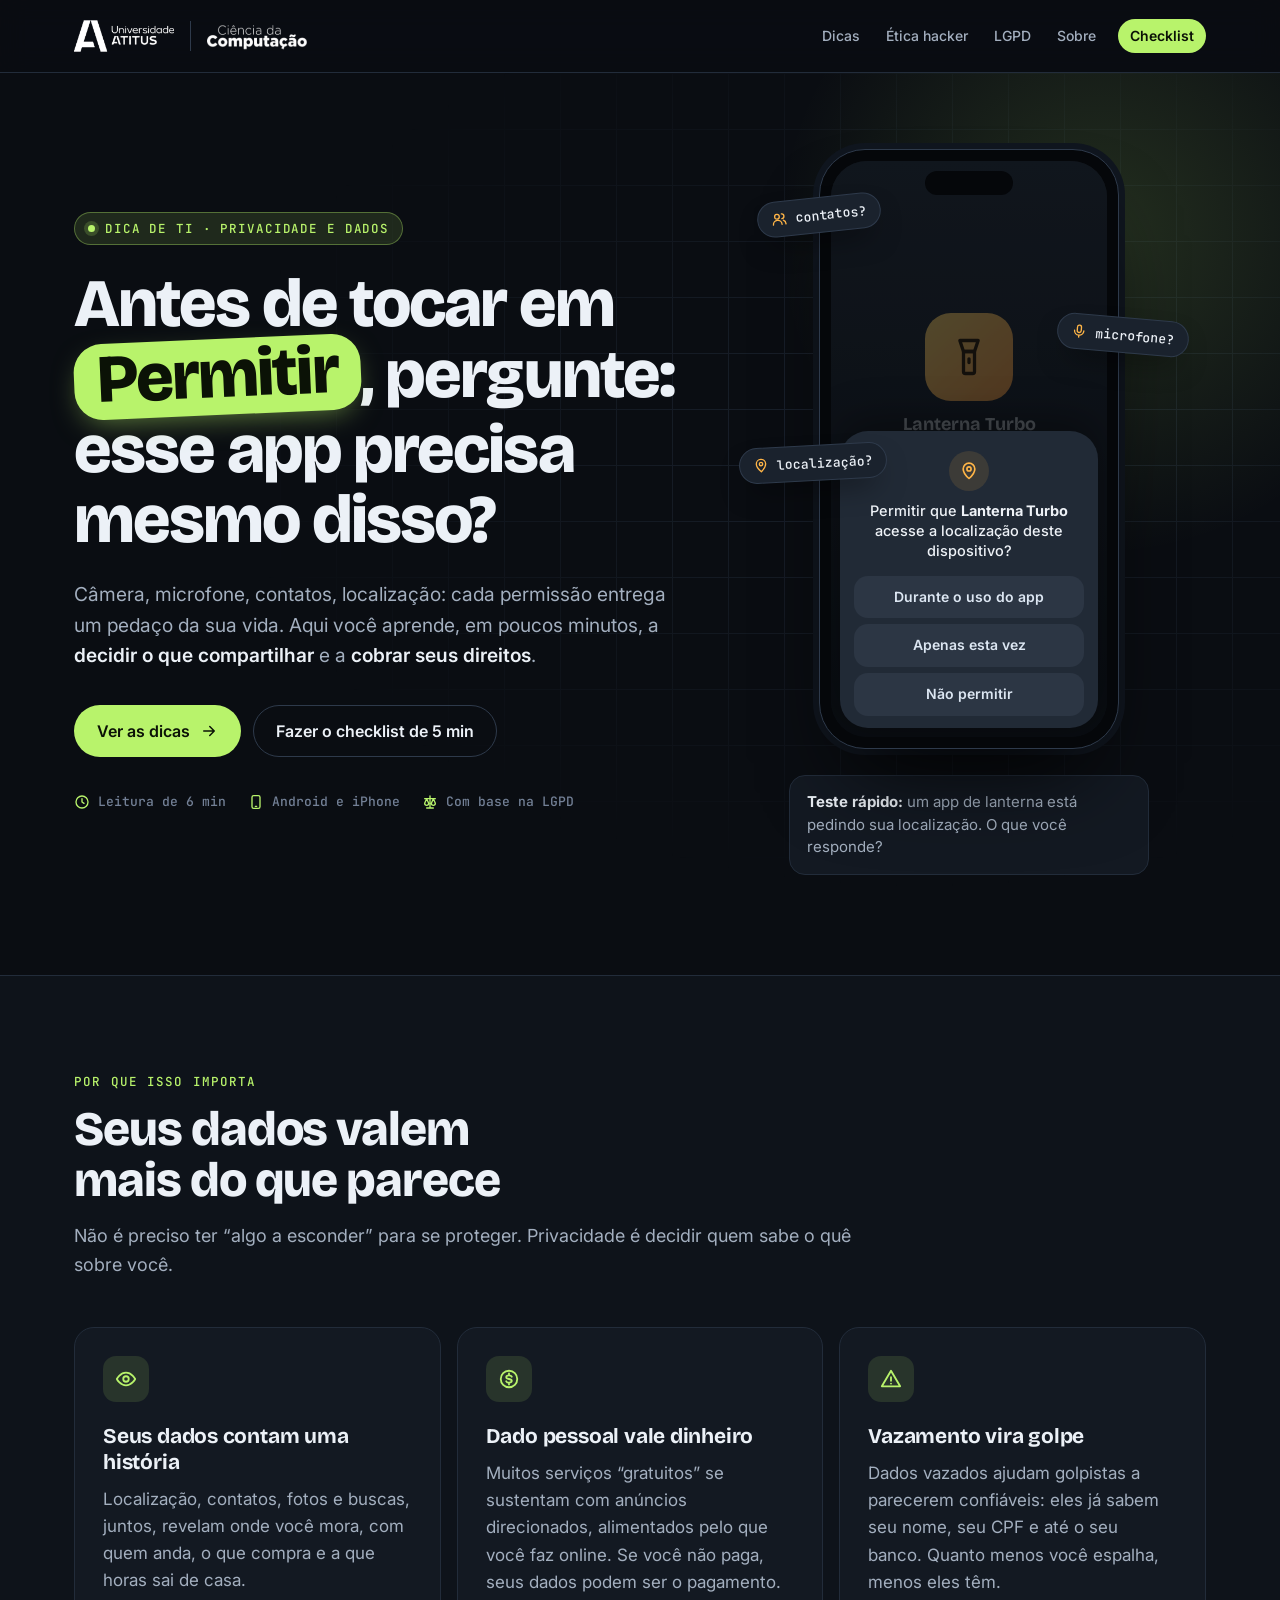
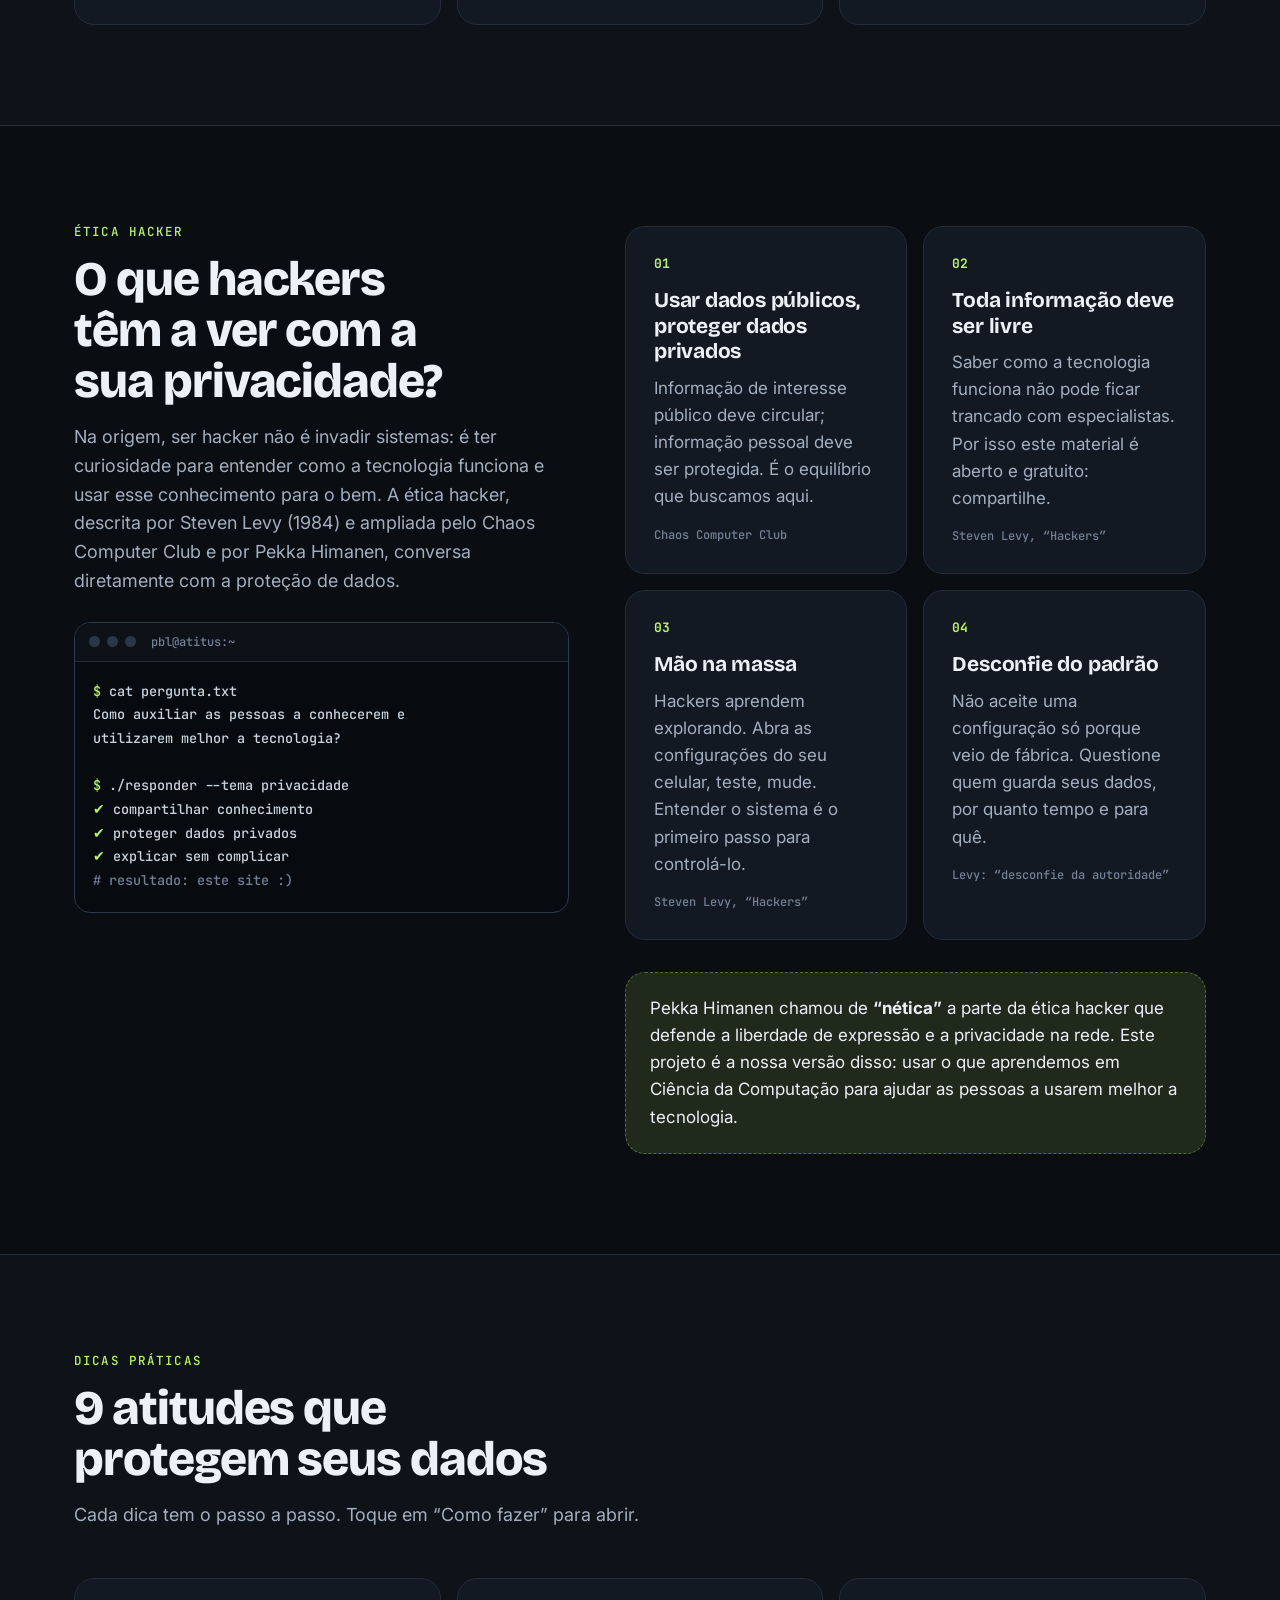
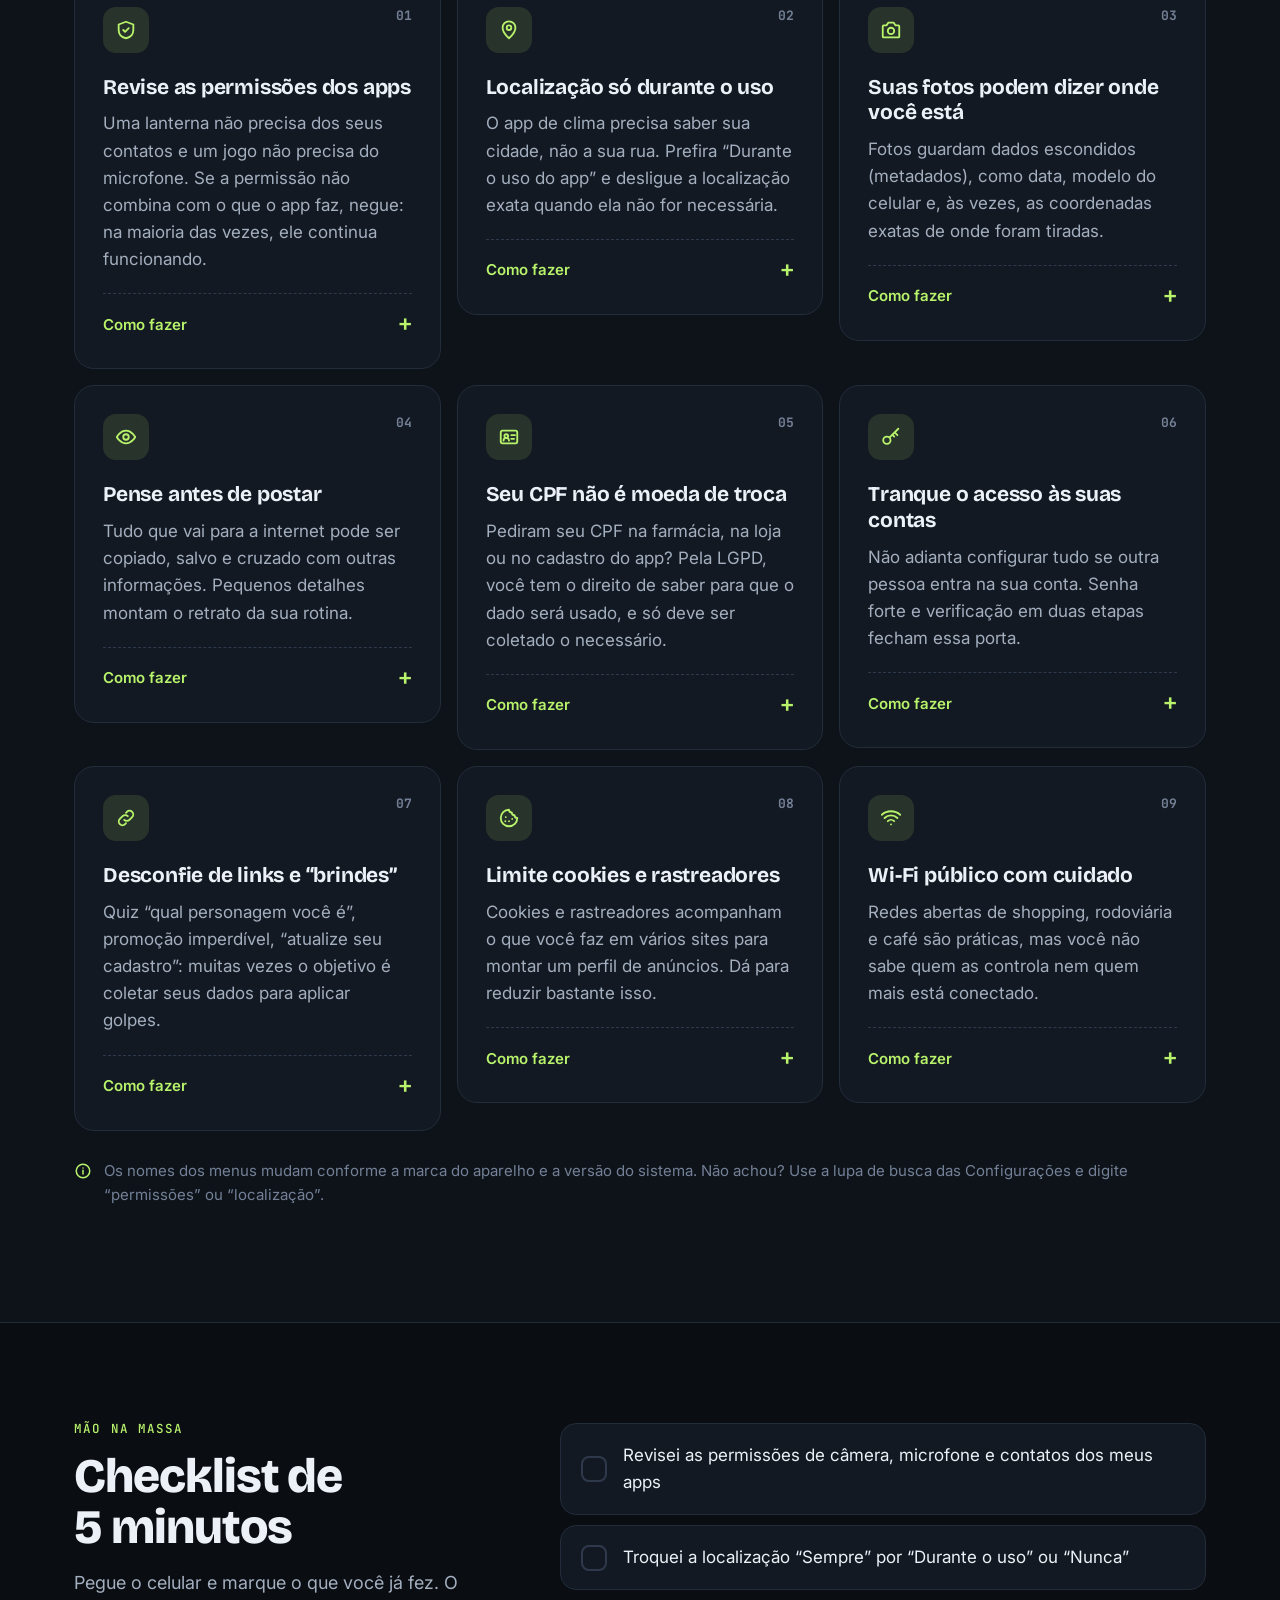
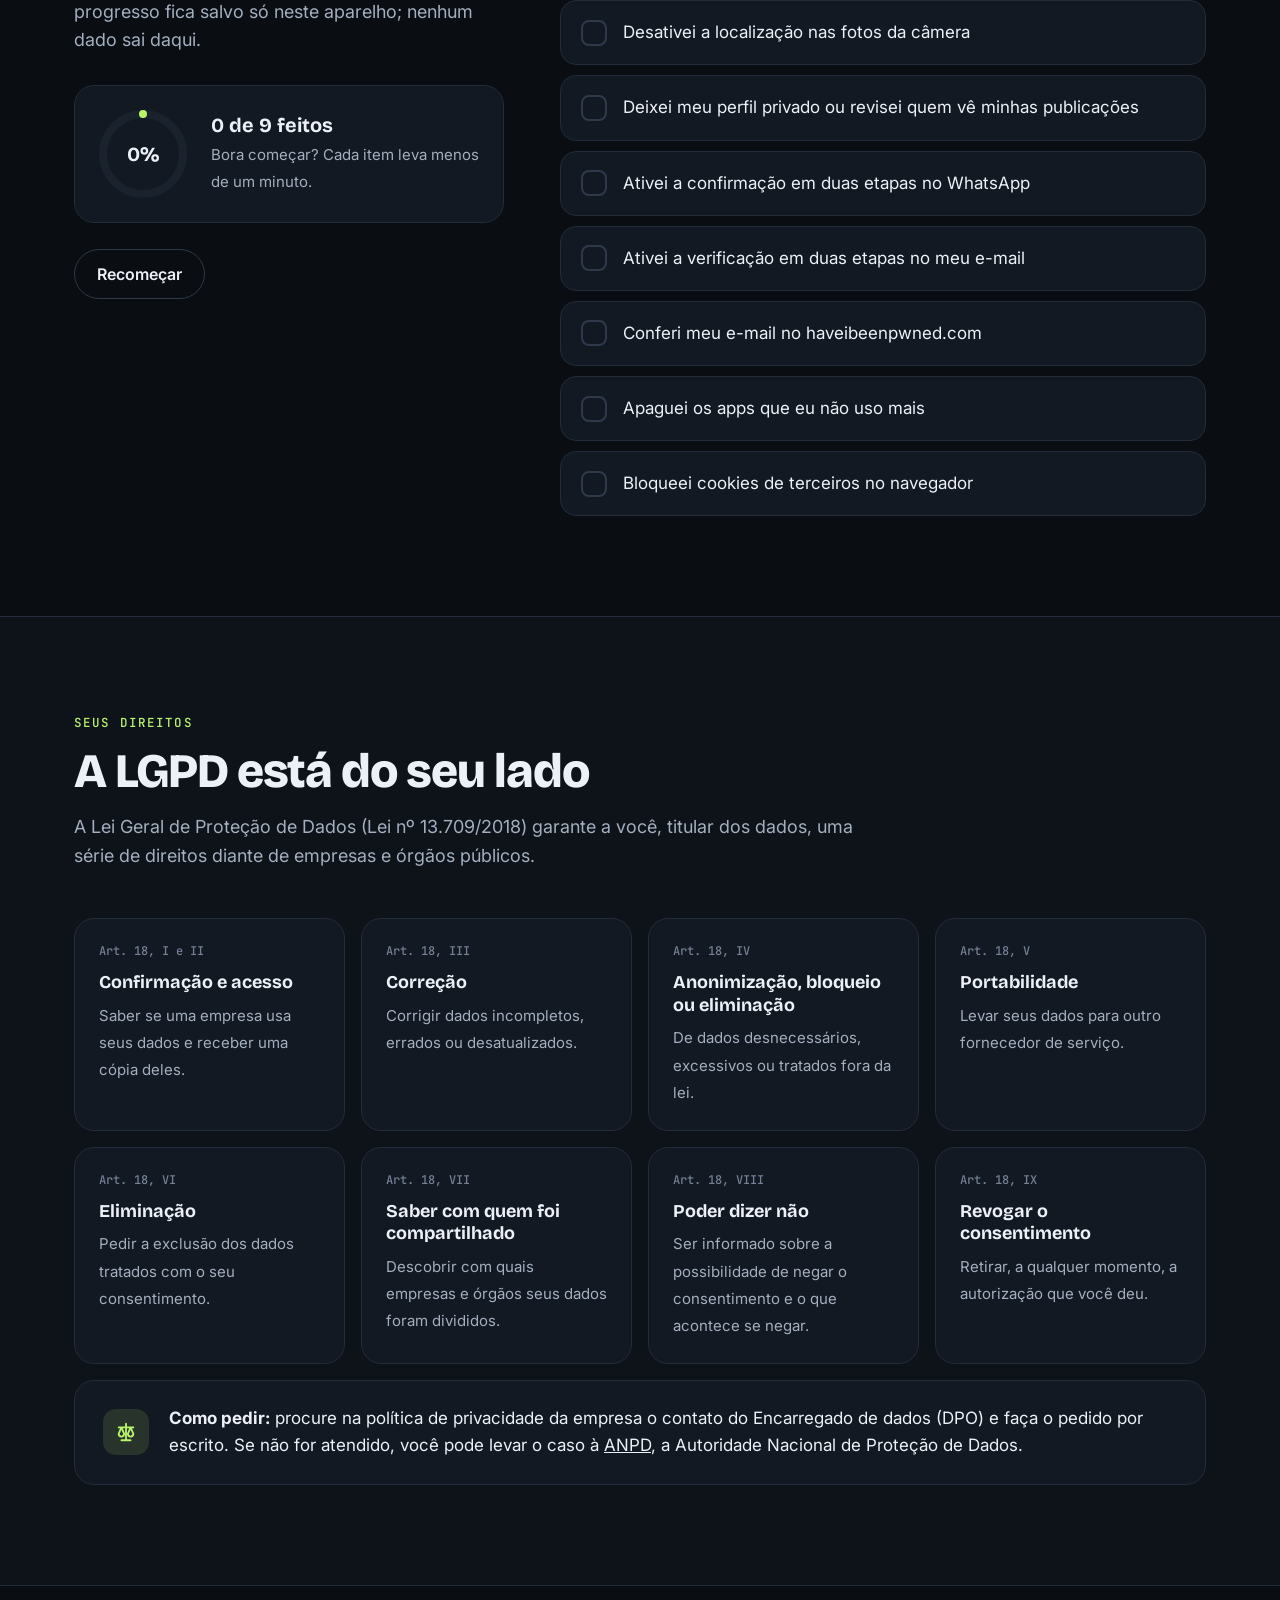
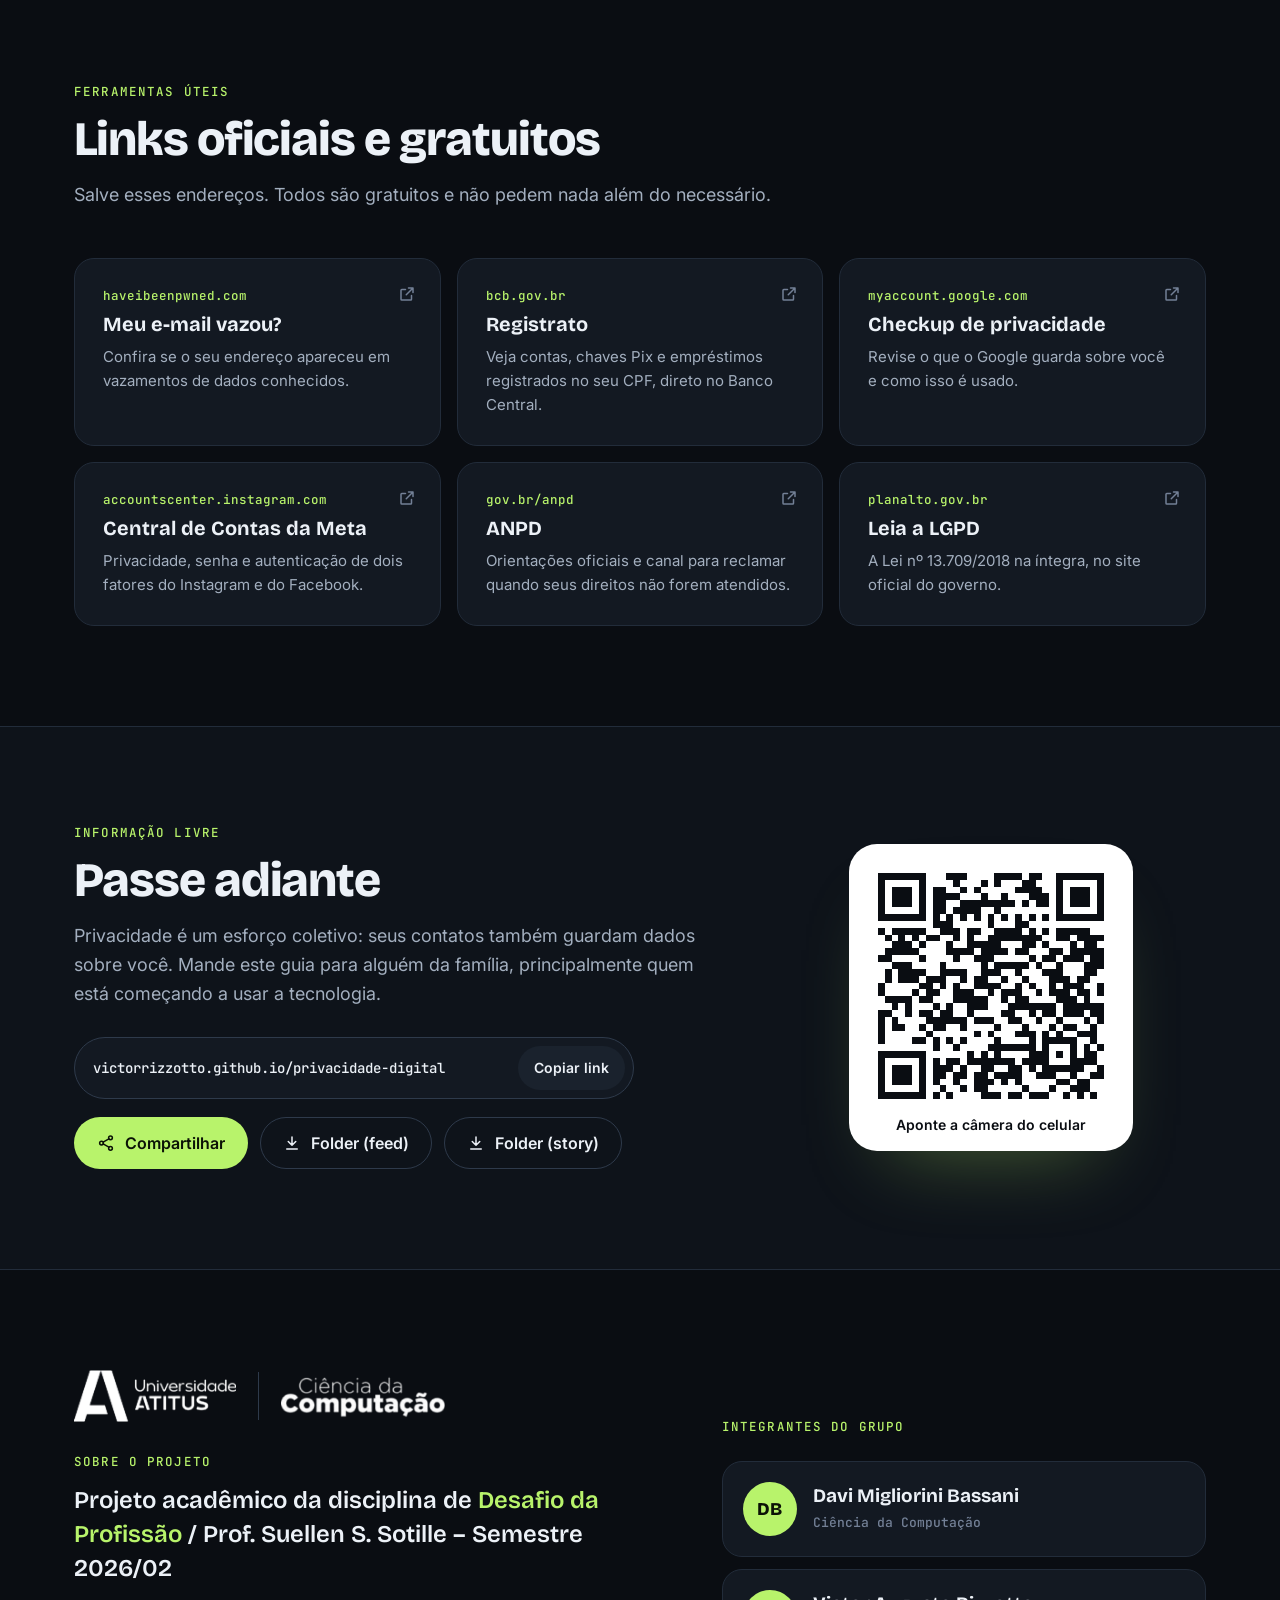
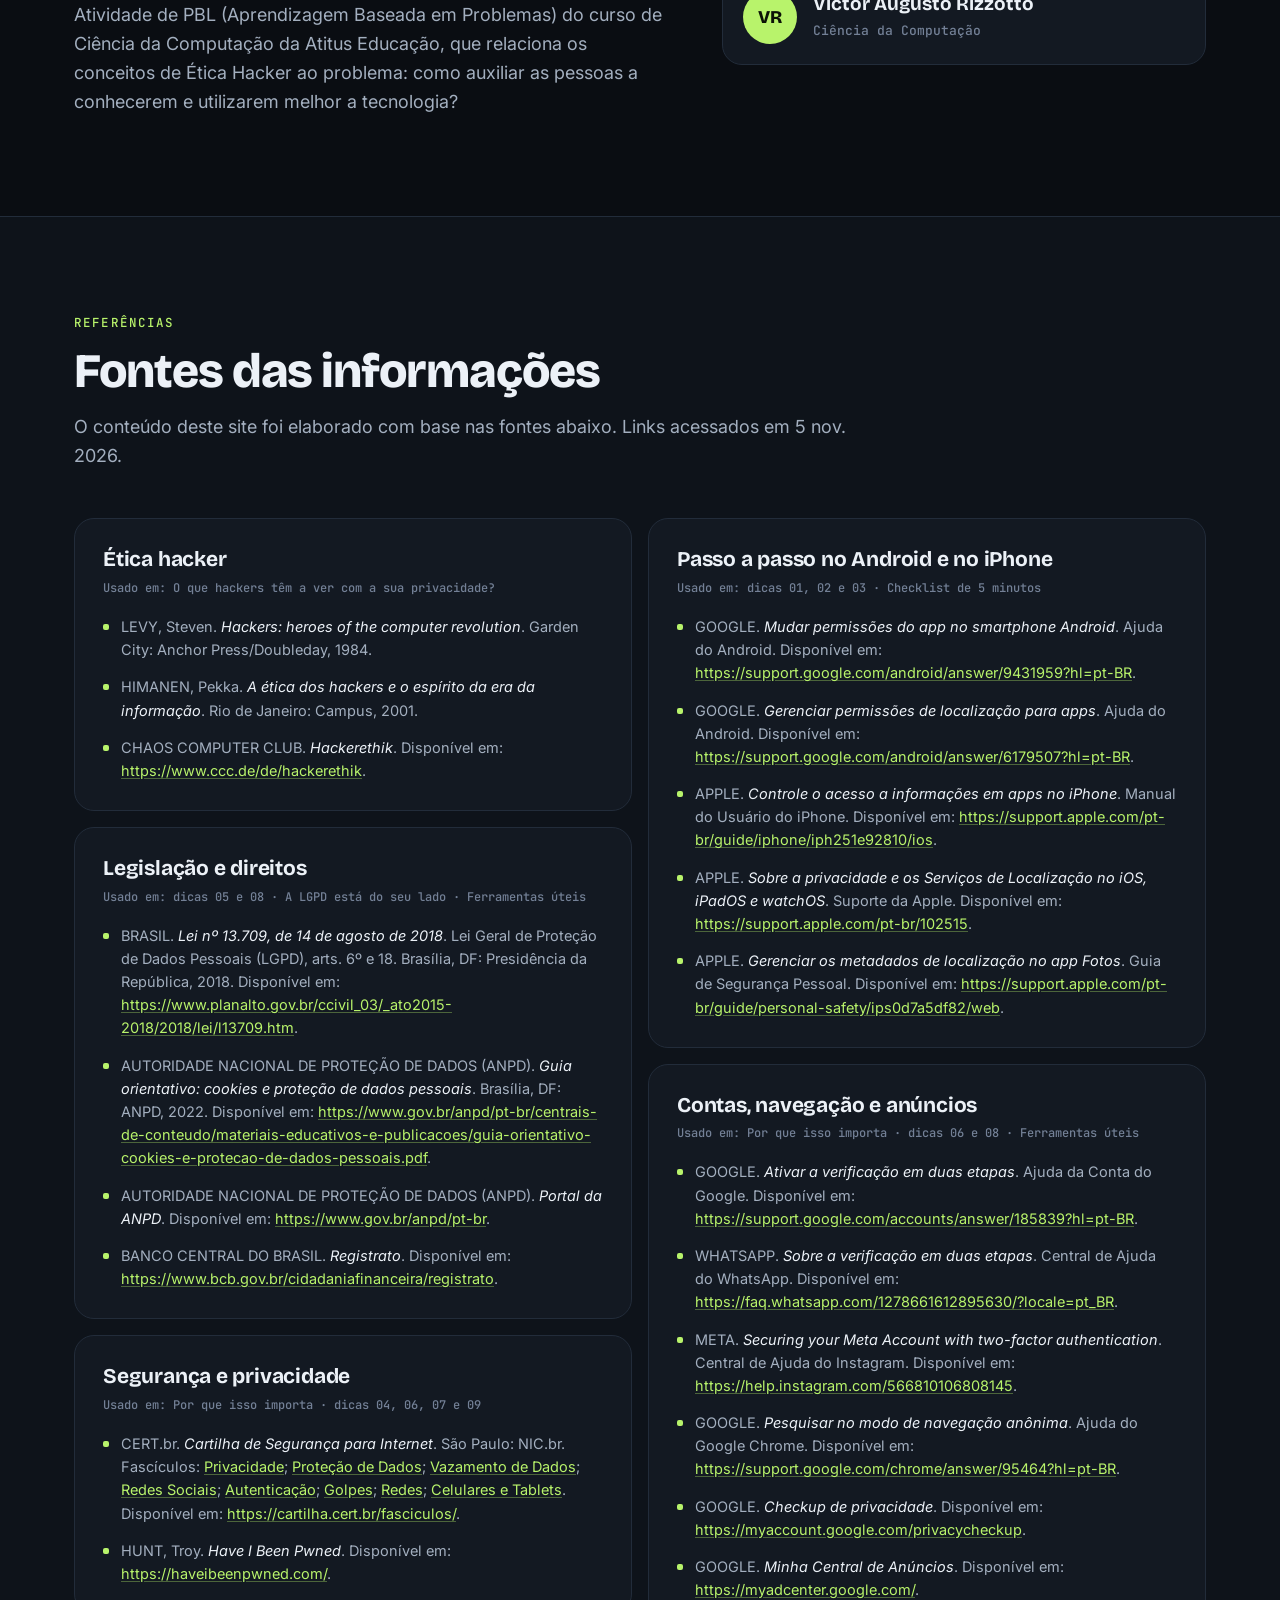
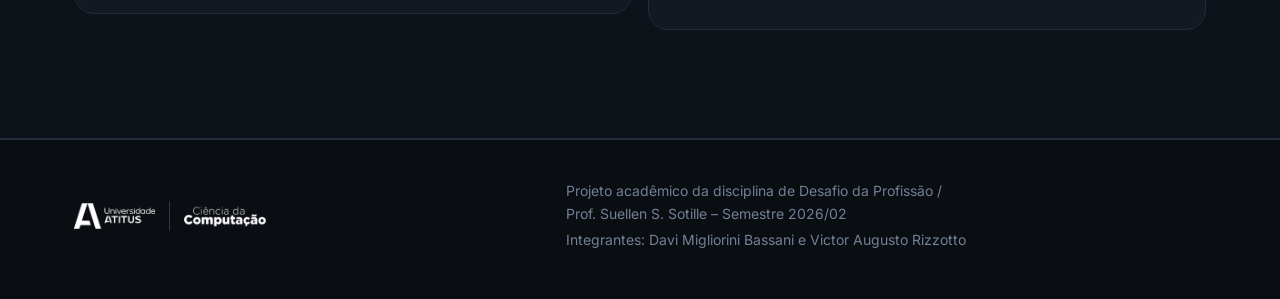
<file: index.html>
<!doctype html>
<html lang="pt-BR">
<head>
<meta charset="utf-8">
<meta name="viewport" content="width=device-width, initial-scale=1">
<title>Seus dados, suas regras · Privacidade digital</title>
<meta name="description" content="Dicas práticas de privacidade e proteção de dados pessoais para o dia a dia: permissões de apps, localização, senhas, golpes e seus direitos pela LGPD. Projeto acadêmico de Ciência da Computação — Atitus Educação.">
<meta name="theme-color" content="#0A0D12">
<meta property="og:type" content="website">
<meta property="og:locale" content="pt_BR">
<meta property="og:title" content="Antes de tocar em “Permitir”, pergunte: esse app precisa mesmo disso?">
<meta property="og:description" content="Guia rápido de privacidade e dados pessoais: permissões, localização, senhas, golpes e seus direitos pela LGPD.">
<meta property="og:url" content="https://victorrizzotto.github.io/privacidade-digital/">
<meta property="og:image" content="https://victorrizzotto.github.io/privacidade-digital/folder/folder-feed.png">
<meta name="twitter:card" content="summary_large_image">
<link rel="icon" href="assets/favicon.svg" type="image/svg+xml">
<link rel="preconnect" href="https://fonts.googleapis.com">
<link rel="preconnect" href="https://fonts.gstatic.com" crossorigin>
<link href="https://fonts.googleapis.com/css2?family=Bricolage+Grotesque:opsz,wght@12..96,500;12..96,700;12..96,800&family=Inter:wght@400;500;600;700&family=JetBrains+Mono:wght@500;700&display=swap" rel="stylesheet">
<style>
:root{
  --bg:#0A0D12; --bg-2:#0E131A; --surface:#131922; --surface-2:#1A222D; --line:#222C3A; --line-2:#2E3A4B;
  --text:#ECF1F7; --muted:#A3AFBF; --dim:#738096;
  --accent:#B8F36B; --accent-ink:#0B1206; --accent-soft:rgba(184,243,107,.12); --accent-line:rgba(184,243,107,.35);
  --warn:#FFB547; --warn-soft:rgba(255,181,71,.12); --warn-line:rgba(255,181,71,.45);
  --radius:20px;
  --maxw:1180px;
  --font-display:"Bricolage Grotesque", ui-sans-serif, system-ui, sans-serif;
  --font-body:"Inter", ui-sans-serif, system-ui, -apple-system, "Segoe UI", sans-serif;
  --font-mono:"JetBrains Mono", ui-monospace, SFMono-Regular, Menlo, monospace;
  color-scheme:dark;
}
*{box-sizing:border-box}
html{scroll-behavior:smooth;-webkit-text-size-adjust:100%;overflow-x:clip}
body{margin:0;background:var(--bg);color:var(--text);font:400 17px/1.6 var(--font-body);-webkit-font-smoothing:antialiased;overflow-x:clip}
img,svg{display:block;max-width:100%}
a{color:inherit}
button{font:inherit}
:focus-visible{outline:2px solid var(--accent);outline-offset:3px;border-radius:8px}
.wrap{max-width:var(--maxw);margin:0 auto;padding:0 24px}
.icon{width:22px;height:22px;flex:none;fill:none;stroke:currentColor;stroke-width:2;stroke-linecap:round;stroke-linejoin:round}
.skip{position:absolute;left:-9999px;top:12px;z-index:100;background:var(--accent);color:var(--accent-ink);padding:10px 14px;border-radius:10px;font-weight:600;text-decoration:none}
.skip:focus{left:12px}

/* Header */
.site-header{position:sticky;top:0;z-index:50;background:rgba(10,13,18,.8);-webkit-backdrop-filter:saturate(140%) blur(14px);backdrop-filter:saturate(140%) blur(14px);border-bottom:1px solid var(--line)}
.site-header .wrap{display:flex;align-items:center;justify-content:space-between;gap:20px;height:72px}
.brand{display:flex;align-items:center;gap:16px;text-decoration:none}
.brand .atitus{height:32px;width:auto}
.brand .curso{height:27px;width:auto}
.vsep{width:1px;height:30px;background:var(--line-2);flex:none}
.nav{display:flex;align-items:center;gap:2px}
.nav a{font:500 14px/1 var(--font-body);color:var(--muted);text-decoration:none;padding:10px 12px;border-radius:999px;transition:color .15s,background .15s}
.nav a:hover{color:var(--text);background:var(--surface)}
.nav a.nav-cta{background:var(--accent);color:var(--accent-ink);font-weight:600;margin-left:8px}
.nav a.nav-cta:hover{background:#c9f98a}

/* Hero */
.hero{position:relative;padding:76px 0 100px;overflow:hidden;isolation:isolate}
.hero::before{content:"";position:absolute;inset:0;z-index:-2;background-image:linear-gradient(var(--line) 1px,transparent 1px),linear-gradient(90deg,var(--line) 1px,transparent 1px);background-size:56px 56px;-webkit-mask-image:radial-gradient(ellipse 75% 70% at 72% 40%,#000 15%,transparent 72%);mask-image:radial-gradient(ellipse 75% 70% at 72% 40%,#000 15%,transparent 72%);opacity:.6}
.hero::after{content:"";position:absolute;z-index:-1;width:760px;height:760px;right:-200px;top:-220px;background:radial-gradient(circle,rgba(184,243,107,.15),transparent 60%)}
.hero .wrap{display:grid;grid-template-columns:1.12fr .88fr;gap:56px;align-items:center}
.eyebrow{display:inline-flex;align-items:center;gap:10px;font:500 12.5px/1.2 var(--font-mono);letter-spacing:.07em;text-transform:uppercase;color:var(--accent);padding:8px 13px;border:1px solid var(--accent-line);border-radius:999px;background:var(--accent-soft)}
.eyebrow .dot{width:7px;height:7px;border-radius:50%;background:var(--accent);box-shadow:0 0 0 4px rgba(184,243,107,.18);flex:none}
h1{font:800 clamp(38px,5.3vw,68px)/1.03 var(--font-display);letter-spacing:-.028em;margin:24px 0;text-wrap:balance}
.pill-word{display:inline-block;padding:.02em .34em .07em;border-radius:.42em;background:var(--accent);color:var(--accent-ink);transform:rotate(-2.5deg);box-shadow:0 10px 30px -10px rgba(184,243,107,.55)}
.lead{font-size:clamp(17px,1.5vw,20px);color:var(--muted);max-width:54ch;margin:0 0 34px}
.lead strong{color:var(--text);font-weight:600}
.actions{display:flex;flex-wrap:wrap;gap:12px}
.btn{display:inline-flex;align-items:center;justify-content:center;gap:10px;font:600 16px/1 var(--font-body);padding:16px 22px;border-radius:999px;text-decoration:none;border:1px solid transparent;cursor:pointer;transition:transform .15s,background .15s,border-color .15s}
.btn .icon{width:18px;height:18px}
.btn-primary{background:var(--accent);color:var(--accent-ink)}
.btn-primary:hover{transform:translateY(-2px);background:#c9f98a}
.btn-ghost{background:transparent;color:var(--text);border-color:var(--line-2)}
.btn-ghost:hover{background:var(--surface);border-color:var(--dim)}
.hero-meta{margin:36px 0 0;padding:0;list-style:none;display:flex;flex-wrap:wrap;gap:10px 22px;font:500 13px/1.4 var(--font-mono);color:var(--dim)}
.hero-meta li{display:flex;align-items:center;gap:8px}
.hero-meta .icon{width:16px;height:16px;color:var(--accent)}

/* Permission demo */
.demo{display:flex;flex-direction:column;align-items:center}
.phone-wrap{position:relative;width:300px;max-width:100%}
.phone{width:100%;aspect-ratio:1/2;border-radius:46px;background:#05070A;border:1px solid var(--line-2);padding:11px;box-shadow:0 50px 90px -35px rgba(0,0,0,.9),0 0 0 6px #10161F}
.screen{position:relative;height:100%;border-radius:36px;overflow:hidden;background:linear-gradient(180deg,#1C2531,#0F151D)}
.island{position:absolute;top:10px;left:50%;transform:translateX(-50%);width:88px;height:24px;border-radius:20px;background:#05070A;z-index:3}
.fake-app{position:absolute;inset:0;display:flex;flex-direction:column;align-items:center;justify-content:center;gap:12px;padding-bottom:150px;color:#DDE5EE;opacity:.5;filter:blur(.6px)}
.torch{width:88px;height:88px;border-radius:26px;background:linear-gradient(135deg,#FFD66B,#FF9F43);display:grid;place-items:center;color:#2A1A00}
.torch .icon{width:44px;height:44px;stroke-width:1.8}
.fake-app b{font:700 18px var(--font-display)}
.scrim{position:absolute;inset:0;background:rgba(0,0,0,.42)}
.sheet{position:absolute;left:9px;right:9px;bottom:9px;background:#212A36;border-radius:28px;padding:20px 14px 12px;text-align:center;color:#EEF2F7;box-shadow:0 -10px 40px rgba(0,0,0,.35)}
.sheet-ico{width:40px;height:40px;margin:0 auto 10px;border-radius:50%;background:var(--warn-soft);color:var(--warn);display:grid;place-items:center}
.sheet-ico .icon{width:20px;height:20px}
.sheet p{font:500 14.5px/1.4 var(--font-body);margin:0 6px 14px}
.sheet button{display:block;width:100%;font:600 14px/1.2 var(--font-body);padding:13px 10px;margin-top:6px;border-radius:14px;border:0;background:#2C3644;color:#DCE6F2;cursor:pointer;transition:background .15s}
.sheet button:hover{background:#364253}
.sheet button[aria-pressed="true"]{box-shadow:inset 0 0 0 2px var(--accent)}
.chip{position:absolute;z-index:2;display:inline-flex;align-items:center;gap:8px;padding:9px 13px;border-radius:999px;background:var(--surface-2);border:1px solid var(--line-2);font:500 13px/1 var(--font-mono);color:var(--text);box-shadow:0 14px 30px -12px rgba(0,0,0,.7);white-space:nowrap}
.chip .icon{width:16px;height:16px;color:var(--warn)}
.chip.c1{top:48px;left:-62px;transform:rotate(-6deg)}
.chip.c2{top:168px;right:-70px;transform:rotate(5deg)}
.chip.c3{top:296px;left:-80px;transform:rotate(-3deg)}
.feedback{margin-top:26px;width:100%;max-width:360px;min-height:84px;padding:15px 17px;border-radius:16px;background:var(--surface);border:1px solid var(--line);font-size:15px;line-height:1.5;color:var(--muted)}
.feedback strong{color:var(--text)}
.feedback.good{border-color:var(--accent-line);background:linear-gradient(0deg,var(--accent-soft),var(--accent-soft)),var(--surface)}
.feedback.bad{border-color:var(--warn-line);background:linear-gradient(0deg,var(--warn-soft),var(--warn-soft)),var(--surface)}

/* Sections */
section{padding:100px 0;scroll-margin-top:72px}
.band{background:var(--bg-2);border-block:1px solid var(--line)}
.section-head{max-width:780px;margin-bottom:48px}
.kicker{font:500 12.5px/1 var(--font-mono);letter-spacing:.09em;text-transform:uppercase;color:var(--accent);margin:0 0 16px}
h2{font:800 clamp(30px,3.8vw,48px)/1.06 var(--font-display);letter-spacing:-.022em;margin:0 0 16px;text-wrap:balance}
.section-head p:not(.kicker),.intro{color:var(--muted);font-size:18px;margin:0}
h3{font:700 21px/1.22 var(--font-display);letter-spacing:-.01em;margin:0 0 10px}
.card{background:var(--surface);border:1px solid var(--line);border-radius:var(--radius);padding:28px}
.card p{margin:0;color:var(--muted)}
.badge{width:46px;height:46px;border-radius:13px;display:grid;place-items:center;background:var(--accent-soft);color:var(--accent);margin-bottom:22px}
.badge .icon{width:22px;height:22px}

.why{display:grid;grid-template-columns:repeat(3,1fr);gap:16px}

/* Ethics */
.ethics{display:grid;grid-template-columns:.92fr 1.08fr;gap:56px;align-items:start}
.ethics .intro{margin-bottom:26px}
.term{border:1px solid var(--line-2);border-radius:16px;background:#070A0E;overflow:hidden}
.term-bar{display:flex;align-items:center;gap:7px;padding:11px 14px;border-bottom:1px solid var(--line);background:#0D1218}
.term-bar span{width:11px;height:11px;border-radius:50%;background:#2B3646}
.term-bar em{margin-left:8px;font:500 12px var(--font-mono);font-style:normal;color:var(--dim)}
.term pre{margin:0;padding:18px 18px 20px;font:500 13.5px/1.75 var(--font-mono);color:#C9D3DF;white-space:pre-wrap;word-break:break-word}
.term .p{color:var(--accent)}
.term .ok{color:var(--accent)}
.term .c{color:var(--dim)}
.principles{display:grid;grid-template-columns:1fr 1fr;gap:16px}
.principle .num{display:block;font:700 13px var(--font-mono);color:var(--accent);margin-bottom:16px}
.principle .src{display:block;margin-top:16px;font:500 12px/1.4 var(--font-mono);color:var(--dim)}
.callout{margin-top:16px;grid-column:1/-1;padding:22px 24px;border-radius:var(--radius);border:1px dashed var(--accent-line);background:var(--accent-soft);color:var(--text)}
.callout p{margin:0;color:var(--text)}

/* Tips */
.tips{display:grid;grid-template-columns:repeat(3,1fr);gap:16px;align-items:start}
.tip{display:flex;flex-direction:column}
.tip-top{display:flex;align-items:flex-start;justify-content:space-between}
.tip-n{font:700 13px var(--font-mono);color:var(--dim)}
.tip details{margin-top:20px;border-top:1px dashed var(--line-2);padding-top:14px}
.tip summary{list-style:none;cursor:pointer;display:flex;align-items:center;justify-content:space-between;gap:12px;font:600 15px/1.3 var(--font-body);color:var(--accent);padding:4px 0}
.tip summary::-webkit-details-marker{display:none}
.tip summary::after{content:"+";font:500 24px/1 var(--font-mono);transition:transform .2s}
.tip details[open] summary::after{transform:rotate(45deg)}
.how{padding-top:6px;font-size:15px;color:var(--muted)}
.how .os{font:700 11.5px/1 var(--font-mono);letter-spacing:.09em;text-transform:uppercase;color:var(--text);margin:16px 0 8px}
.how ol,.how ul{margin:0;padding-left:20px}
.how li{margin:5px 0}
.how li::marker{color:var(--dim)}
.path{font:500 12.5px/1.6 var(--font-mono);color:var(--text);background:var(--surface-2);border:1px solid var(--line);padding:1px 6px;border-radius:6px;-webkit-box-decoration-break:clone;box-decoration-break:clone}
.note{margin-top:28px;display:flex;gap:12px;align-items:flex-start;color:var(--dim);font-size:15px}
.note .icon{width:18px;height:18px;margin-top:3px;color:var(--accent)}

/* Checklist */
.check-grid{display:grid;grid-template-columns:.8fr 1.2fr;gap:56px;align-items:start}
.check-side{position:sticky;top:110px}
.progress{display:flex;align-items:center;gap:20px;margin:30px 0 26px;padding:20px;border:1px solid var(--line);border-radius:var(--radius);background:var(--surface)}
.ring{position:relative;width:96px;height:96px;flex:none}
.ring svg{width:96px;height:96px;transform:rotate(-90deg)}
.ring circle{fill:none;stroke-width:10}
.ring .bg{stroke:var(--surface-2)}
.ring .fg{stroke:var(--accent);stroke-linecap:round;transition:stroke-dasharray .5s ease}
.ring b{position:absolute;inset:0;display:grid;place-items:center;font:700 20px var(--font-display)}
.progress strong{display:block;font:700 20px/1.2 var(--font-display);margin-bottom:4px}
.progress span{color:var(--muted);font-size:15px}
.checklist{list-style:none;margin:0;padding:0;display:grid;gap:10px}
.checklist label{position:relative;display:flex;align-items:center;gap:16px;padding:18px 20px;border:1px solid var(--line);border-radius:16px;background:var(--surface);cursor:pointer;transition:border-color .15s,background .15s}
.checklist label:hover{border-color:var(--line-2);background:var(--surface-2)}
.checklist input{position:absolute;opacity:0;width:1px;height:1px}
.box{width:26px;height:26px;flex:none;border-radius:8px;border:2px solid var(--line-2);display:grid;place-items:center;color:transparent;transition:all .15s}
.box .icon{width:16px;height:16px;stroke-width:3}
.checklist input:checked + .box{background:var(--accent);border-color:var(--accent);color:var(--accent-ink)}
.checklist input:focus-visible + .box{outline:2px solid var(--accent);outline-offset:3px}
.checklist input:checked ~ .txt{color:var(--dim);text-decoration:line-through;text-decoration-color:var(--line-2)}
.checklist label:has(input:checked){border-color:var(--accent-line)}

/* Rights */
.rights{list-style:none;margin:0;padding:0;display:grid;grid-template-columns:repeat(4,1fr);gap:16px}
.rights li{padding:24px}
.rights .art{display:block;font:500 12px var(--font-mono);color:var(--dim);margin-bottom:12px}
.rights strong{display:block;font:700 18px/1.25 var(--font-display);margin-bottom:8px}
.rights span.d{color:var(--muted);font-size:15px}
.how-to{margin-top:16px;display:grid;grid-template-columns:auto 1fr;gap:20px;align-items:center;padding:24px 28px}
.how-to .badge{margin:0}
.how-to p{color:var(--text)}

/* Tools */
.tools{display:grid;grid-template-columns:repeat(3,1fr);gap:16px}
.tool{position:relative;display:flex;flex-direction:column;gap:8px;text-decoration:none;transition:border-color .15s,transform .15s}
.tool:hover{border-color:var(--accent-line);transform:translateY(-3px)}
.tool .host{font:500 12.5px var(--font-mono);color:var(--accent)}
.tool strong{font:700 20px/1.25 var(--font-display)}
.tool span.d{color:var(--muted);font-size:15px}
.tool .ext{position:absolute;top:26px;right:24px;width:18px;height:18px;color:var(--dim)}

/* Share */
.share{display:grid;grid-template-columns:1.2fr .8fr;gap:56px;align-items:center}
.link-box{display:flex;align-items:center;gap:8px;margin:28px 0 18px;padding:8px 8px 8px 18px;border:1px solid var(--line-2);border-radius:999px;background:var(--surface);max-width:560px}
.link-box code{flex:1;min-width:0;font:500 14px var(--font-mono);color:var(--text);overflow:hidden;text-overflow:ellipsis;white-space:nowrap}
.link-box button{flex:none;border:0;border-radius:999px;padding:11px 16px;background:var(--surface-2);color:var(--text);font-weight:600;font-size:14px;cursor:pointer}
.link-box button:hover{background:var(--line-2)}
.qr-card{margin:0;justify-self:center;padding:22px 22px 18px;border-radius:28px;background:#fff;color:#0A0D12;text-align:center;box-shadow:0 40px 80px -40px rgba(184,243,107,.35)}
.qr-card img{width:240px;height:240px}
.qr-card figcaption{margin-top:10px;font:600 14px var(--font-body)}

/* About */
.about{display:grid;grid-template-columns:1.1fr .9fr;gap:56px;align-items:center}
.about-logos{display:flex;align-items:center;gap:22px;margin-bottom:34px}
.about-logos .atitus{height:52px;width:auto}
.about-logos .curso{height:44px;width:auto}
.about-logos .vsep{height:48px}
.about-main{font:600 clamp(20px,2vw,24px)/1.4 var(--font-display);margin:0 0 16px}
.about-main em{font-style:normal;color:var(--accent)}
.team{display:grid;gap:12px}
.member{display:flex;align-items:center;gap:16px;padding:20px}
.avatar{width:54px;height:54px;flex:none;border-radius:50%;display:grid;place-items:center;background:var(--accent);color:var(--accent-ink);font:800 18px var(--font-display)}
.member strong{display:block;font:700 19px/1.25 var(--font-display)}
.member .role{color:var(--dim);font:500 13px var(--font-mono)}

/* Fontes */
.sources{columns:2 380px;column-gap:16px}
.source-group{display:block;break-inside:avoid;margin-bottom:16px}
.source-group h3{margin-bottom:6px}
.source-group .used{display:block;font:500 12px/1.5 var(--font-mono);color:var(--dim);margin-bottom:18px}
.refs{margin:0;padding:0;list-style:none;display:grid;gap:14px;font-size:14.5px;line-height:1.6;color:var(--muted)}
.refs li{position:relative;padding-left:18px}
.refs li::before{content:"";position:absolute;left:0;top:.62em;width:6px;height:6px;border-radius:2px;background:var(--accent)}
.refs em{color:var(--text)}
.refs a{color:var(--accent);text-decoration:underline;text-decoration-color:var(--accent-line);text-underline-offset:2px;overflow-wrap:anywhere}

/* Footer */
.site-footer{border-top:1px solid var(--line);padding:40px 0 48px;color:var(--dim);font-size:14px}
.site-footer .wrap{display:flex;flex-wrap:wrap;align-items:center;justify-content:space-between;gap:24px}
.site-footer .logos{display:flex;align-items:center;gap:14px}
.site-footer .logos .atitus{height:26px;width:auto}
.site-footer .logos .curso{height:22px;width:auto}
.site-footer p{margin:0;max-width:640px}
.site-footer p + p{margin-top:4px}

/* Reveal */
.js .reveal{opacity:0;transform:translateY(18px);transition:opacity .6s ease,transform .6s ease}
.js .reveal.in{opacity:1;transform:none}
@media (prefers-reduced-motion:reduce){
  html{scroll-behavior:auto}
  .js .reveal{opacity:1;transform:none;transition:none}
  *{transition:none!important}
}

.hero .wrap>*,.ethics>*,.check-grid>*,.share>*,.about>*{min-width:0}
/* Responsive */
@media (max-width:1140px){
  .chip.c1{left:-34px}.chip.c2{right:-36px}.chip.c3{left:-42px}
}
@media (max-width:1040px){
  .rights{grid-template-columns:repeat(2,1fr)}
  .nav a.hide-md{display:none}
}
@media (max-width:900px){
  .nav a:not(.nav-cta){display:none}
  .hero{padding:48px 0 72px}
  .hero .wrap,.ethics,.check-grid,.share,.about{grid-template-columns:1fr;gap:44px}
  .why,.tips,.tools{grid-template-columns:1fr 1fr}
  .check-side{position:static}
  .chip.c1{left:-40px}.chip.c2{right:-40px}.chip.c3{left:-48px}
}
@media (max-width:640px){
  section{padding:68px 0}
  .wrap{padding:0 16px}
  .why,.tips,.tools,.principles,.rights{grid-template-columns:1fr}
  .card{padding:24px}
  .brand{gap:11px}
  .brand .atitus{height:25px}.brand .curso{height:21px}
  .vsep{height:24px}
  .nav a.nav-cta{padding:10px 13px;font-size:13px;margin-left:0}
  .chip.c1{top:40px;left:-6px}.chip.c2{top:128px;right:-6px}.chip.c3{top:190px;left:-8px}
  .phone-wrap{width:276px}
  .actions .btn{flex:1 1 100%}
  .how-to{grid-template-columns:1fr}
  .about-logos .atitus{height:40px}.about-logos .curso{height:34px}
  .qr-card img{width:200px;height:200px}
}
@media (max-width:360px){
  .brand .curso{display:none}
  .brand .vsep{display:none}
}
</style>
</head>
<body>
<svg width="0" height="0" style="position:absolute" aria-hidden="true">
  <defs>
    <symbol id="i-lock" viewBox="0 0 24 24"><rect x="4" y="11" width="16" height="10" rx="2"/><path d="M8 11V7a4 4 0 0 1 8 0v4"/></symbol>
    <symbol id="i-pin" viewBox="0 0 24 24"><path d="M12 21s-7-6.2-7-11.5A7 7 0 0 1 19 9.5C19 14.8 12 21 12 21z"/><circle cx="12" cy="9.5" r="2.5"/></symbol>
    <symbol id="i-camera" viewBox="0 0 24 24"><path d="M4 7h3l2-3h6l2 3h3a1 1 0 0 1 1 1v11a1 1 0 0 1-1 1H4a1 1 0 0 1-1-1V8a1 1 0 0 1 1-1z"/><circle cx="12" cy="13" r="3.5"/></symbol>
    <symbol id="i-mic" viewBox="0 0 24 24"><rect x="9" y="3" width="6" height="11" rx="3"/><path d="M5 11a7 7 0 0 0 14 0M12 18v3"/></symbol>
    <symbol id="i-users" viewBox="0 0 24 24"><circle cx="9" cy="8" r="3.5"/><path d="M2.5 20a6.5 6.5 0 0 1 13 0M16 4.5a3.5 3.5 0 0 1 0 7M18 14.2a6.5 6.5 0 0 1 3.5 5.8"/></symbol>
    <symbol id="i-eye" viewBox="0 0 24 24"><path d="M2 12s3.5-7 10-7 10 7 10 7-3.5 7-10 7S2 12 2 12z"/><circle cx="12" cy="12" r="3"/></symbol>
    <symbol id="i-id" viewBox="0 0 24 24"><rect x="3" y="5" width="18" height="14" rx="2"/><circle cx="9" cy="11" r="2"/><path d="M6 16a3 3 0 0 1 6 0M14.5 10h4M14.5 14h3"/></symbol>
    <symbol id="i-key" viewBox="0 0 24 24"><circle cx="7.5" cy="15.5" r="4"/><path d="M10.5 12.5L20 3M16 7l3 3M13.5 9.5l2 2"/></symbol>
    <symbol id="i-link" viewBox="0 0 24 24"><path d="M10 14a4 4 0 0 0 5.7 0l3-3a4 4 0 0 0-5.7-5.7l-1 1"/><path d="M14 10a4 4 0 0 0-5.7 0l-3 3a4 4 0 0 0 5.7 5.7l1-1"/></symbol>
    <symbol id="i-cookie" viewBox="0 0 24 24"><path d="M12 3a9 9 0 1 0 9 9 3 3 0 0 1-3-3 3 3 0 0 1-3-3 3 3 0 0 1-3-3z"/><path d="M8.5 11h.01M12 15.5h.01M15.5 13h.01M8 15.5h.01"/></symbol>
    <symbol id="i-wifi" viewBox="0 0 24 24"><path d="M2 8.5a15 15 0 0 1 20 0M5 12a10 10 0 0 1 14 0M8.5 15.5a5 5 0 0 1 7 0M12 19h.01"/></symbol>
    <symbol id="i-shield" viewBox="0 0 24 24"><path d="M12 3l8 3v6c0 5-3.5 8-8 9-4.5-1-8-4-8-9V6z"/><path d="M9 12l2 2 4-4"/></symbol>
    <symbol id="i-coin" viewBox="0 0 24 24"><circle cx="12" cy="12" r="9"/><path d="M15 9.5c-.5-1-1.6-1.5-3-1.5-1.7 0-3 .8-3 2s1.3 1.7 3 2 3 .8 3 2-1.3 2-3 2c-1.4 0-2.5-.5-3-1.5M12 6v2M12 16v2"/></symbol>
    <symbol id="i-alert" viewBox="0 0 24 24"><path d="M12 3l10 17H2z"/><path d="M12 10v4M12 17h.01"/></symbol>
    <symbol id="i-scale" viewBox="0 0 24 24"><path d="M12 3v18M7 21h10M4 7h16M7 7l-3 7a3 3 0 0 0 6 0zM17 7l-3 7a3 3 0 0 0 6 0z"/></symbol>
    <symbol id="i-check" viewBox="0 0 24 24"><path d="M5 12.5l4.5 4.5L19 7.5"/></symbol>
    <symbol id="i-share" viewBox="0 0 24 24"><circle cx="18" cy="5" r="2.5"/><circle cx="6" cy="12" r="2.5"/><circle cx="18" cy="19" r="2.5"/><path d="M8.2 10.8l7.6-4.4M8.2 13.2l7.6 4.4"/></symbol>
    <symbol id="i-arrow" viewBox="0 0 24 24"><path d="M5 12h14M13 6l6 6-6 6"/></symbol>
    <symbol id="i-down" viewBox="0 0 24 24"><path d="M12 4v11M7 10l5 5 5-5M5 20h14"/></symbol>
    <symbol id="i-ext" viewBox="0 0 24 24"><path d="M14 4h6v6M20 4l-9 9M18 14v5a1 1 0 0 1-1 1H5a1 1 0 0 1-1-1V7a1 1 0 0 1 1-1h5"/></symbol>
    <symbol id="i-torch" viewBox="0 0 24 24"><path d="M7 3h10l-2 6H9z"/><path d="M9 9h6v11a1 1 0 0 1-1 1h-4a1 1 0 0 1-1-1z"/><path d="M12 13v2"/></symbol>
    <symbol id="i-clock" viewBox="0 0 24 24"><circle cx="12" cy="12" r="9"/><path d="M12 7v5l3 2"/></symbol>
    <symbol id="i-phone" viewBox="0 0 24 24"><rect x="6" y="2.5" width="12" height="19" rx="2.5"/><path d="M11 18.5h2"/></symbol>
    <symbol id="i-info" viewBox="0 0 24 24"><circle cx="12" cy="12" r="9"/><path d="M12 11v5M12 8h.01"/></symbol>
  </defs>
</svg>

<a class="skip" href="#conteudo">Pular para o conteúdo</a>

<header class="site-header">
  <div class="wrap">
    <a class="brand" href="#topo" aria-label="Universidade Atitus · Ciência da Computação — início">
      <img class="atitus" src="assets/logo-universidade-atitus.png" alt="Universidade Atitus" width="712" height="228">
      <span class="vsep" aria-hidden="true"></span>
      <img class="curso" src="assets/logo-ciencia-computacao.png" alt="Ciência da Computação" width="398" height="107">
    </a>
    <nav class="nav" aria-label="Seções">
      <a href="#dicas">Dicas</a>
      <a href="#etica-hacker">Ética hacker</a>
      <a href="#direitos" class="hide-md">LGPD</a>
      <a href="#sobre">Sobre</a>
      <a class="nav-cta" href="#checklist">Checklist</a>
    </nav>
  </div>
</header>

<main id="conteudo">
  <!-- HERO -->
  <div class="hero" id="topo">
    <div class="wrap">
      <div>
        <span class="eyebrow"><span class="dot"></span>Dica de TI · Privacidade e dados</span>
        <h1>Antes de tocar em <span class="pill-word">Permitir</span>, pergunte: esse app precisa mesmo disso?</h1>
        <p class="lead">Câmera, microfone, contatos, localização: cada permissão entrega um pedaço da sua vida. Aqui você aprende, em poucos minutos, a <strong>decidir o que compartilhar</strong> e a <strong>cobrar seus direitos</strong>.</p>
        <div class="actions">
          <a class="btn btn-primary" href="#dicas">Ver as dicas <svg class="icon"><use href="#i-arrow"/></svg></a>
          <a class="btn btn-ghost" href="#checklist">Fazer o checklist de 5 min</a>
        </div>
        <ul class="hero-meta">
          <li><svg class="icon"><use href="#i-clock"/></svg>Leitura de 6 min</li>
          <li><svg class="icon"><use href="#i-phone"/></svg>Android e iPhone</li>
          <li><svg class="icon"><use href="#i-scale"/></svg>Com base na LGPD</li>
        </ul>
      </div>

      <div class="demo">
        <div class="phone-wrap">
          <span class="chip c1"><svg class="icon"><use href="#i-users"/></svg>contatos?</span>
          <span class="chip c2"><svg class="icon"><use href="#i-mic"/></svg>microfone?</span>
          <span class="chip c3"><svg class="icon"><use href="#i-pin"/></svg>localização?</span>
          <div class="phone">
            <div class="screen">
              <span class="island" aria-hidden="true"></span>
              <div class="fake-app" aria-hidden="true">
                <span class="torch"><svg class="icon"><use href="#i-torch"/></svg></span>
                <b>Lanterna Turbo</b>
              </div>
              <div class="scrim" aria-hidden="true"></div>
              <div class="sheet" role="group" aria-labelledby="perm-q">
                <span class="sheet-ico"><svg class="icon"><use href="#i-pin"/></svg></span>
                <p id="perm-q">Permitir que <b>Lanterna Turbo</b> acesse a localização deste dispositivo?</p>
                <button type="button" data-perm="uso" aria-pressed="false">Durante o uso do app</button>
                <button type="button" data-perm="vez" aria-pressed="false">Apenas esta vez</button>
                <button type="button" data-perm="nao" aria-pressed="false">Não permitir</button>
              </div>
            </div>
          </div>
        </div>
        <div class="feedback" id="perm-feedback" aria-live="polite"><strong>Teste rápido:</strong> um app de lanterna está pedindo sua localização. O que você responde?</div>
      </div>
    </div>
  </div>

  <!-- POR QUE IMPORTA -->
  <section class="band" id="por-que">
    <div class="wrap">
      <div class="section-head reveal">
        <p class="kicker">Por que isso importa</p>
        <h2>Seus dados valem mais do que parece</h2>
        <p>Não é preciso ter “algo a esconder” para se proteger. Privacidade é decidir quem sabe o quê sobre você.</p>
      </div>
      <div class="why">
        <article class="card reveal">
          <span class="badge"><svg class="icon"><use href="#i-eye"/></svg></span>
          <h3>Seus dados contam uma história</h3>
          <p>Localização, contatos, fotos e buscas, juntos, revelam onde você mora, com quem anda, o que compra e a que horas sai de casa.</p>
        </article>
        <article class="card reveal">
          <span class="badge"><svg class="icon"><use href="#i-coin"/></svg></span>
          <h3>Dado pessoal vale dinheiro</h3>
          <p>Muitos serviços “gratuitos” se sustentam com anúncios direcionados, alimentados pelo que você faz online. Se você não paga, seus dados podem ser o pagamento.</p>
        </article>
        <article class="card reveal">
          <span class="badge"><svg class="icon"><use href="#i-alert"/></svg></span>
          <h3>Vazamento vira golpe</h3>
          <p>Dados vazados ajudam golpistas a parecerem confiáveis: eles já sabem seu nome, seu CPF e até o seu banco. Quanto menos você espalha, menos eles têm.</p>
        </article>
      </div>
    </div>
  </section>

  <!-- ÉTICA HACKER -->
  <section id="etica-hacker">
    <div class="wrap ethics">
      <div class="reveal">
        <p class="kicker">Ética hacker</p>
        <h2>O que hackers têm a ver com a sua privacidade?</h2>
        <p class="intro">Na origem, ser hacker não é invadir sistemas: é ter curiosidade para entender como a tecnologia funciona e usar esse conhecimento para o bem. A ética hacker, descrita por Steven Levy (1984) e ampliada pelo Chaos Computer Club e por Pekka Himanen, conversa diretamente com a proteção de dados.</p>
        <div class="term" role="img" aria-label="Terminal: a pergunta do projeto é como auxiliar as pessoas a conhecerem e utilizarem melhor a tecnologia; a resposta é compartilhar conhecimento, proteger dados privados e explicar sem complicar.">
          <div class="term-bar"><span></span><span></span><span></span><em>pbl@atitus:~</em></div>
<pre><span class="p">$</span> cat pergunta.txt
Como auxiliar as pessoas a conhecerem e
utilizarem melhor a tecnologia?

<span class="p">$</span> ./responder --tema privacidade
<span class="ok">✔</span> compartilhar conhecimento
<span class="ok">✔</span> proteger dados privados
<span class="ok">✔</span> explicar sem complicar
<span class="c"># resultado: este site :)</span></pre>
        </div>
      </div>
      <div class="principles">
        <article class="card principle reveal">
          <span class="num">01</span>
          <h3>Usar dados públicos, proteger dados privados</h3>
          <p>Informação de interesse público deve circular; informação pessoal deve ser protegida. É o equilíbrio que buscamos aqui.</p>
          <span class="src">Chaos Computer Club</span>
        </article>
        <article class="card principle reveal">
          <span class="num">02</span>
          <h3>Toda informação deve ser livre</h3>
          <p>Saber como a tecnologia funciona não pode ficar trancado com especialistas. Por isso este material é aberto e gratuito: compartilhe.</p>
          <span class="src">Steven Levy, “Hackers”</span>
        </article>
        <article class="card principle reveal">
          <span class="num">03</span>
          <h3>Mão na massa</h3>
          <p>Hackers aprendem explorando. Abra as configurações do seu celular, teste, mude. Entender o sistema é o primeiro passo para controlá-lo.</p>
          <span class="src">Steven Levy, “Hackers”</span>
        </article>
        <article class="card principle reveal">
          <span class="num">04</span>
          <h3>Desconfie do padrão</h3>
          <p>Não aceite uma configuração só porque veio de fábrica. Questione quem guarda seus dados, por quanto tempo e para quê.</p>
          <span class="src">Levy: “desconfie da autoridade”</span>
        </article>
        <div class="callout reveal">
          <p>Pekka Himanen chamou de <strong>“nética”</strong> a parte da ética hacker que defende a liberdade de expressão e a privacidade na rede. Este projeto é a nossa versão disso: usar o que aprendemos em Ciência da Computação para ajudar as pessoas a usarem melhor a tecnologia.</p>
        </div>
      </div>
    </div>
  </section>

  <!-- DICAS -->
  <section class="band" id="dicas">
    <div class="wrap">
      <div class="section-head reveal">
        <p class="kicker">Dicas práticas</p>
        <h2>9 atitudes que protegem seus dados</h2>
        <p>Cada dica tem o passo a passo. Toque em “Como fazer” para abrir.</p>
      </div>

      <div class="tips">
        <article class="card tip reveal">
          <div class="tip-top"><span class="badge"><svg class="icon"><use href="#i-shield"/></svg></span><span class="tip-n">01</span></div>
          <h3>Revise as permissões dos apps</h3>
          <p>Uma lanterna não precisa dos seus contatos e um jogo não precisa do microfone. Se a permissão não combina com o que o app faz, negue: na maioria das vezes, ele continua funcionando.</p>
          <details>
            <summary>Como fazer</summary>
            <div class="how">
              <p class="os">Android</p>
              <ol>
                <li>Abra <span class="path">Configurações › Apps</span> e escolha o app.</li>
                <li>Toque em <span class="path">Permissões</span> e mude para “Não permitir” o que não fizer sentido.</li>
                <li>Para ver tudo por tipo, procure o <span class="path">Gerenciador de permissões</span> em Segurança e privacidade.</li>
              </ol>
              <p class="os">iPhone</p>
              <ol>
                <li>Abra <span class="path">Ajustes › Privacidade e Segurança</span>.</li>
                <li>Entre em Câmera, Microfone, Contatos, Fotos… e desligue os apps que não precisam.</li>
              </ol>
            </div>
          </details>
        </article>

        <article class="card tip reveal">
          <div class="tip-top"><span class="badge"><svg class="icon"><use href="#i-pin"/></svg></span><span class="tip-n">02</span></div>
          <h3>Localização só durante o uso</h3>
          <p>O app de clima precisa saber sua cidade, não a sua rua. Prefira “Durante o uso do app” e desligue a localização exata quando ela não for necessária.</p>
          <details>
            <summary>Como fazer</summary>
            <div class="how">
              <p class="os">Android</p>
              <ol>
                <li><span class="path">Configurações › Apps › [app] › Permissões › Localização</span>.</li>
                <li>Escolha “Permitir apenas durante o uso do app” ou “Não permitir”.</li>
                <li>Desative “Usar local exato” se o app só precisa da região.</li>
              </ol>
              <p class="os">iPhone</p>
              <ol>
                <li><span class="path">Ajustes › Privacidade e Segurança › Serviços de Localização</span>.</li>
                <li>Toque no app e escolha “Durante o Uso do App” ou “Nunca”.</li>
                <li>Desligue “Localização Precisa” quando não for necessária.</li>
              </ol>
            </div>
          </details>
        </article>

        <article class="card tip reveal">
          <div class="tip-top"><span class="badge"><svg class="icon"><use href="#i-camera"/></svg></span><span class="tip-n">03</span></div>
          <h3>Suas fotos podem dizer onde você está</h3>
          <p>Fotos guardam dados escondidos (metadados), como data, modelo do celular e, às vezes, as coordenadas exatas de onde foram tiradas.</p>
          <details>
            <summary>Como fazer</summary>
            <div class="how">
              <p class="os">Android</p>
              <ul>
                <li>Nas configurações do app Câmera, desative a opção de salvar o local (pode se chamar “Tags de localização” ou “Salvar local”).</li>
              </ul>
              <p class="os">iPhone</p>
              <ul>
                <li>Ao compartilhar uma foto, toque em <span class="path">Opções</span> no topo e desligue “Localização”.</li>
                <li>Para nunca salvar: <span class="path">Ajustes › Privacidade e Segurança › Serviços de Localização › Câmera › Nunca</span>.</li>
              </ul>
              <p class="os">Bom saber</p>
              <ul>
                <li>Redes sociais costumam apagar esses dados ao publicar, mas fotos enviadas como arquivo, por e-mail ou em nuvem podem mantê-los.</li>
              </ul>
            </div>
          </details>
        </article>

        <article class="card tip reveal">
          <div class="tip-top"><span class="badge"><svg class="icon"><use href="#i-eye"/></svg></span><span class="tip-n">04</span></div>
          <h3>Pense antes de postar</h3>
          <p>Tudo que vai para a internet pode ser copiado, salvo e cruzado com outras informações. Pequenos detalhes montam o retrato da sua rotina.</p>
          <details>
            <summary>Como fazer</summary>
            <div class="how">
              <p class="os">Evite postar</p>
              <ul>
                <li>Documentos, cartões e comprovantes (RG, CNH, cartão do banco, boleto).</li>
                <li>Cartão de embarque: o código guarda dados da sua reserva.</li>
                <li>Crachá, placa do carro, número da casa e uniforme da escola das crianças.</li>
                <li>Localização em tempo real: poste a viagem depois de voltar.</li>
              </ul>
              <p class="os">Configure</p>
              <ul>
                <li>Deixe o perfil privado e revise quem pode ver suas publicações e marcações.</li>
              </ul>
            </div>
          </details>
        </article>

        <article class="card tip reveal">
          <div class="tip-top"><span class="badge"><svg class="icon"><use href="#i-id"/></svg></span><span class="tip-n">05</span></div>
          <h3>Seu CPF não é moeda de troca</h3>
          <p>Pediram seu CPF na farmácia, na loja ou no cadastro do app? Pela LGPD, você tem o direito de saber para que o dado será usado, e só deve ser coletado o necessário.</p>
          <details>
            <summary>Como fazer</summary>
            <div class="how">
              <ul>
                <li>Pergunte: “Para que vocês usam meu CPF?” e decida se o desconto vale o seu perfil de consumo.</li>
                <li>Nunca envie foto de documento para desconhecidos ou por links recebidos em mensagens.</li>
                <li>Consulte o <a href="https://www.bcb.gov.br/cidadaniafinanceira/registrato" target="_blank" rel="noopener">Registrato</a> do Banco Central para ver contas, chaves Pix e empréstimos no seu nome.</li>
              </ul>
            </div>
          </details>
        </article>

        <article class="card tip reveal">
          <div class="tip-top"><span class="badge"><svg class="icon"><use href="#i-key"/></svg></span><span class="tip-n">06</span></div>
          <h3>Tranque o acesso às suas contas</h3>
          <p>Não adianta configurar tudo se outra pessoa entra na sua conta. Senha forte e verificação em duas etapas fecham essa porta.</p>
          <details>
            <summary>Como fazer</summary>
            <div class="how">
              <ul>
                <li>Use uma senha longa e diferente para cada serviço (frases funcionam bem) e, se puder, um gerenciador de senhas.</li>
                <li>WhatsApp: <span class="path">Configurações › Conta › Confirmação em duas etapas</span>.</li>
                <li>Google: <span class="path">myaccount.google.com › Segurança</span> e ative a verificação em duas etapas.</li>
                <li>Instagram e Facebook: <span class="path">Central de Contas › Senha e segurança › Autenticação de dois fatores</span>.</li>
                <li>Veja se seu e-mail já apareceu em vazamentos no <a href="https://haveibeenpwned.com/" target="_blank" rel="noopener">haveibeenpwned.com</a>.</li>
              </ul>
            </div>
          </details>
        </article>

        <article class="card tip reveal">
          <div class="tip-top"><span class="badge"><svg class="icon"><use href="#i-link"/></svg></span><span class="tip-n">07</span></div>
          <h3>Desconfie de links e “brindes”</h3>
          <p>Quiz “qual personagem você é”, promoção imperdível, “atualize seu cadastro”: muitas vezes o objetivo é coletar seus dados para aplicar golpes.</p>
          <details>
            <summary>Como fazer</summary>
            <div class="how">
              <ul>
                <li>Não clique em links recebidos por SMS, e-mail ou WhatsApp que pedem dados ou senha.</li>
                <li>Acesse bancos e lojas pelo app oficial ou digitando o endereço.</li>
                <li>Empresas sérias não pedem senha nem código de verificação por mensagem.</li>
                <li>Recebeu um código por SMS que você não pediu? Não repasse para ninguém.</li>
              </ul>
            </div>
          </details>
        </article>

        <article class="card tip reveal">
          <div class="tip-top"><span class="badge"><svg class="icon"><use href="#i-cookie"/></svg></span><span class="tip-n">08</span></div>
          <h3>Limite cookies e rastreadores</h3>
          <p>Cookies e rastreadores acompanham o que você faz em vários sites para montar um perfil de anúncios. Dá para reduzir bastante isso.</p>
          <details>
            <summary>Como fazer</summary>
            <div class="how">
              <ul>
                <li>Nos avisos de cookies, prefira “Rejeitar” ou “Somente necessários”.</li>
                <li>No navegador, bloqueie cookies de terceiros nas configurações de privacidade.</li>
                <li>Faça o <a href="https://myaccount.google.com/privacycheckup" target="_blank" rel="noopener">Checkup de privacidade do Google</a> e revise a personalização de anúncios.</li>
                <li>A aba anônima não te deixa invisível: ela só não salva o histórico no aparelho.</li>
              </ul>
            </div>
          </details>
        </article>

        <article class="card tip reveal">
          <div class="tip-top"><span class="badge"><svg class="icon"><use href="#i-wifi"/></svg></span><span class="tip-n">09</span></div>
          <h3>Wi-Fi público com cuidado</h3>
          <p>Redes abertas de shopping, rodoviária e café são práticas, mas você não sabe quem as controla nem quem mais está conectado.</p>
          <details>
            <summary>Como fazer</summary>
            <div class="how">
              <ul>
                <li>Evite acessar o banco ou digitar senhas em Wi-Fi aberto: prefira os dados móveis.</li>
                <li>Desative a conexão automática a redes abertas.</li>
                <li>Esqueça as redes que você não usa mais.</li>
                <li>Desconfie de redes com nomes genéricos, como “WiFi Grátis”.</li>
              </ul>
            </div>
          </details>
        </article>
      </div>

      <p class="note"><svg class="icon"><use href="#i-info"/></svg><span>Os nomes dos menus mudam conforme a marca do aparelho e a versão do sistema. Não achou? Use a lupa de busca das Configurações e digite “permissões” ou “localização”.</span></p>
    </div>
  </section>

  <!-- CHECKLIST -->
  <section id="checklist">
    <div class="wrap check-grid">
      <div class="check-side reveal">
        <p class="kicker">Mão na massa</p>
        <h2>Checklist de 5 minutos</h2>
        <p class="intro">Pegue o celular e marque o que você já fez. O progresso fica salvo só neste aparelho; nenhum dado sai daqui.</p>
        <div class="progress">
          <div class="ring">
            <svg viewBox="0 0 120 120" aria-hidden="true"><circle class="bg" cx="60" cy="60" r="50"/><circle class="fg" id="ring-fg" cx="60" cy="60" r="50" pathLength="100" stroke-dasharray="0 100"/></svg>
            <b id="ring-pct">0%</b>
          </div>
          <div aria-live="polite">
            <strong id="check-count">0 de 9 feitos</strong>
            <span id="check-msg">Bora começar? Cada item leva menos de um minuto.</span>
          </div>
        </div>
        <button type="button" class="btn btn-ghost" id="check-reset">Recomeçar</button>
      </div>

      <ul class="checklist" id="checklist-list">
        <li><label><input type="checkbox" data-id="permissoes"><span class="box"><svg class="icon"><use href="#i-check"/></svg></span><span class="txt">Revisei as permissões de câmera, microfone e contatos dos meus apps</span></label></li>
        <li><label><input type="checkbox" data-id="localizacao"><span class="box"><svg class="icon"><use href="#i-check"/></svg></span><span class="txt">Troquei a localização “Sempre” por “Durante o uso” ou “Nunca”</span></label></li>
        <li><label><input type="checkbox" data-id="fotos"><span class="box"><svg class="icon"><use href="#i-check"/></svg></span><span class="txt">Desativei a localização nas fotos da câmera</span></label></li>
        <li><label><input type="checkbox" data-id="perfil"><span class="box"><svg class="icon"><use href="#i-check"/></svg></span><span class="txt">Deixei meu perfil privado ou revisei quem vê minhas publicações</span></label></li>
        <li><label><input type="checkbox" data-id="whatsapp"><span class="box"><svg class="icon"><use href="#i-check"/></svg></span><span class="txt">Ativei a confirmação em duas etapas no WhatsApp</span></label></li>
        <li><label><input type="checkbox" data-id="email2fa"><span class="box"><svg class="icon"><use href="#i-check"/></svg></span><span class="txt">Ativei a verificação em duas etapas no meu e-mail</span></label></li>
        <li><label><input type="checkbox" data-id="vazamento"><span class="box"><svg class="icon"><use href="#i-check"/></svg></span><span class="txt">Conferi meu e-mail no haveibeenpwned.com</span></label></li>
        <li><label><input type="checkbox" data-id="apps"><span class="box"><svg class="icon"><use href="#i-check"/></svg></span><span class="txt">Apaguei os apps que eu não uso mais</span></label></li>
        <li><label><input type="checkbox" data-id="cookies"><span class="box"><svg class="icon"><use href="#i-check"/></svg></span><span class="txt">Bloqueei cookies de terceiros no navegador</span></label></li>
      </ul>
    </div>
  </section>

  <!-- DIREITOS -->
  <section class="band" id="direitos">
    <div class="wrap">
      <div class="section-head reveal">
        <p class="kicker">Seus direitos</p>
        <h2>A LGPD está do seu lado</h2>
        <p>A Lei Geral de Proteção de Dados (Lei nº 13.709/2018) garante a você, titular dos dados, uma série de direitos diante de empresas e órgãos públicos.</p>
      </div>
      <ul class="rights">
        <li class="card reveal"><span class="art">Art. 18, I e II</span><strong>Confirmação e acesso</strong><span class="d">Saber se uma empresa usa seus dados e receber uma cópia deles.</span></li>
        <li class="card reveal"><span class="art">Art. 18, III</span><strong>Correção</strong><span class="d">Corrigir dados incompletos, errados ou desatualizados.</span></li>
        <li class="card reveal"><span class="art">Art. 18, IV</span><strong>Anonimização, bloqueio ou eliminação</strong><span class="d">De dados desnecessários, excessivos ou tratados fora da lei.</span></li>
        <li class="card reveal"><span class="art">Art. 18, V</span><strong>Portabilidade</strong><span class="d">Levar seus dados para outro fornecedor de serviço.</span></li>
        <li class="card reveal"><span class="art">Art. 18, VI</span><strong>Eliminação</strong><span class="d">Pedir a exclusão dos dados tratados com o seu consentimento.</span></li>
        <li class="card reveal"><span class="art">Art. 18, VII</span><strong>Saber com quem foi compartilhado</strong><span class="d">Descobrir com quais empresas e órgãos seus dados foram divididos.</span></li>
        <li class="card reveal"><span class="art">Art. 18, VIII</span><strong>Poder dizer não</strong><span class="d">Ser informado sobre a possibilidade de negar o consentimento e o que acontece se negar.</span></li>
        <li class="card reveal"><span class="art">Art. 18, IX</span><strong>Revogar o consentimento</strong><span class="d">Retirar, a qualquer momento, a autorização que você deu.</span></li>
      </ul>
      <div class="card how-to reveal">
        <span class="badge"><svg class="icon"><use href="#i-scale"/></svg></span>
        <p><strong>Como pedir:</strong> procure na política de privacidade da empresa o contato do Encarregado de dados (DPO) e faça o pedido por escrito. Se não for atendido, você pode levar o caso à <a href="https://www.gov.br/anpd/pt-br" target="_blank" rel="noopener">ANPD</a>, a Autoridade Nacional de Proteção de Dados.</p>
      </div>
    </div>
  </section>

  <!-- FERRAMENTAS -->
  <section id="ferramentas">
    <div class="wrap">
      <div class="section-head reveal">
        <p class="kicker">Ferramentas úteis</p>
        <h2>Links oficiais e gratuitos</h2>
        <p>Salve esses endereços. Todos são gratuitos e não pedem nada além do necessário.</p>
      </div>
      <div class="tools">
        <a class="card tool reveal" href="https://haveibeenpwned.com/" target="_blank" rel="noopener">
          <span class="host">haveibeenpwned.com</span><strong>Meu e-mail vazou?</strong><span class="d">Confira se o seu endereço apareceu em vazamentos de dados conhecidos.</span>
          <svg class="icon ext"><use href="#i-ext"/></svg>
        </a>
        <a class="card tool reveal" href="https://www.bcb.gov.br/cidadaniafinanceira/registrato" target="_blank" rel="noopener">
          <span class="host">bcb.gov.br</span><strong>Registrato</strong><span class="d">Veja contas, chaves Pix e empréstimos registrados no seu CPF, direto no Banco Central.</span>
          <svg class="icon ext"><use href="#i-ext"/></svg>
        </a>
        <a class="card tool reveal" href="https://myaccount.google.com/privacycheckup" target="_blank" rel="noopener">
          <span class="host">myaccount.google.com</span><strong>Checkup de privacidade</strong><span class="d">Revise o que o Google guarda sobre você e como isso é usado.</span>
          <svg class="icon ext"><use href="#i-ext"/></svg>
        </a>
        <a class="card tool reveal" href="https://accountscenter.instagram.com/" target="_blank" rel="noopener">
          <span class="host">accountscenter.instagram.com</span><strong>Central de Contas da Meta</strong><span class="d">Privacidade, senha e autenticação de dois fatores do Instagram e do Facebook.</span>
          <svg class="icon ext"><use href="#i-ext"/></svg>
        </a>
        <a class="card tool reveal" href="https://www.gov.br/anpd/pt-br" target="_blank" rel="noopener">
          <span class="host">gov.br/anpd</span><strong>ANPD</strong><span class="d">Orientações oficiais e canal para reclamar quando seus direitos não forem atendidos.</span>
          <svg class="icon ext"><use href="#i-ext"/></svg>
        </a>
        <a class="card tool reveal" href="https://www.planalto.gov.br/ccivil_03/_ato2015-2018/2018/lei/l13709.htm" target="_blank" rel="noopener">
          <span class="host">planalto.gov.br</span><strong>Leia a LGPD</strong><span class="d">A Lei nº 13.709/2018 na íntegra, no site oficial do governo.</span>
          <svg class="icon ext"><use href="#i-ext"/></svg>
        </a>
      </div>
    </div>
  </section>

  <!-- COMPARTILHE -->
  <section class="band" id="compartilhe">
    <div class="wrap share">
      <div class="reveal">
        <p class="kicker">Informação livre</p>
        <h2>Passe adiante</h2>
        <p class="intro">Privacidade é um esforço coletivo: seus contatos também guardam dados sobre você. Mande este guia para alguém da família, principalmente quem está começando a usar a tecnologia.</p>
        <div class="link-box">
          <code id="site-url">victorrizzotto.github.io/privacidade-digital</code>
          <button type="button" id="copy-link">Copiar link</button>
        </div>
        <div class="actions">
          <button type="button" class="btn btn-primary" id="share-btn"><svg class="icon"><use href="#i-share"/></svg>Compartilhar</button>
          <a class="btn btn-ghost" href="folder/folder-feed.png" download><svg class="icon"><use href="#i-down"/></svg>Folder (feed)</a>
          <a class="btn btn-ghost" href="folder/folder-story.png" download><svg class="icon"><use href="#i-down"/></svg>Folder (story)</a>
        </div>
      </div>
      <figure class="qr-card reveal">
        <img src="assets/qrcode.svg" alt="QR Code que abre este site: victorrizzotto.github.io/privacidade-digital" width="240" height="240">
        <figcaption>Aponte a câmera do celular</figcaption>
      </figure>
    </div>
  </section>

  <!-- SOBRE -->
  <section id="sobre">
    <div class="wrap about">
      <div class="reveal">
        <div class="about-logos">
          <img class="atitus" src="assets/logo-universidade-atitus.png" alt="Universidade Atitus" width="712" height="228">
          <span class="vsep" aria-hidden="true"></span>
          <img class="curso" src="assets/logo-ciencia-computacao.png" alt="Ciência da Computação" width="398" height="107">
        </div>
        <p class="kicker">Sobre o projeto</p>
        <p class="about-main">Projeto acadêmico da disciplina de <em>Desafio da Profissão</em> / Prof. Suellen S. Sotille – Semestre 2026/02</p>
        <p class="intro">Atividade de PBL (Aprendizagem Baseada em Problemas) do curso de Ciência da Computação da Atitus Educação, que relaciona os conceitos de Ética Hacker ao problema: como auxiliar as pessoas a conhecerem e utilizarem melhor a tecnologia?</p>
      </div>
      <div class="team reveal">
        <p class="kicker">Integrantes do grupo</p>
        <div class="card member"><span class="avatar" aria-hidden="true">DB</span><div><strong>Davi Migliorini Bassani</strong><span class="role">Ciência da Computação</span></div></div>
        <div class="card member"><span class="avatar" aria-hidden="true">VR</span><div><strong>Victor Augusto Rizzotto</strong><span class="role">Ciência da Computação</span></div></div>
      </div>
    </div>
  </section>

  <!-- FONTES -->
  <section class="band" id="fontes">
    <div class="wrap">
      <div class="section-head reveal">
        <p class="kicker">Referências</p>
        <h2>Fontes das informações</h2>
        <p>O conteúdo deste site foi elaborado com base nas fontes abaixo. Links acessados em 5 nov. 2026.</p>
      </div>
      <div class="sources">
        <div class="card source-group reveal">
          <h3>Ética hacker</h3>
          <span class="used">Usado em: O que hackers têm a ver com a sua privacidade?</span>
          <ul class="refs">
            <li>LEVY, Steven. <em>Hackers: heroes of the computer revolution</em>. Garden City: Anchor Press/Doubleday, 1984.</li>
            <li>HIMANEN, Pekka. <em>A ética dos hackers e o espírito da era da informação</em>. Rio de Janeiro: Campus, 2001.</li>
            <li>CHAOS COMPUTER CLUB. <em>Hackerethik</em>. Disponível em: <a href="https://www.ccc.de/de/hackerethik" target="_blank" rel="noopener">https://www.ccc.de/de/hackerethik</a>.</li>
          </ul>
        </div>

        <div class="card source-group reveal">
          <h3>Legislação e direitos</h3>
          <span class="used">Usado em: dicas 05 e 08 · A LGPD está do seu lado · Ferramentas úteis</span>
          <ul class="refs">
            <li>BRASIL. <em>Lei nº 13.709, de 14 de agosto de 2018</em>. Lei Geral de Proteção de Dados Pessoais (LGPD), arts. 6º e 18. Brasília, DF: Presidência da República, 2018. Disponível em: <a href="https://www.planalto.gov.br/ccivil_03/_ato2015-2018/2018/lei/l13709.htm" target="_blank" rel="noopener">https://www.planalto.gov.br/ccivil_03/_ato2015-2018/2018/lei/l13709.htm</a>.</li>
            <li>AUTORIDADE NACIONAL DE PROTEÇÃO DE DADOS (ANPD). <em>Guia orientativo: cookies e proteção de dados pessoais</em>. Brasília, DF: ANPD, 2022. Disponível em: <a href="https://www.gov.br/anpd/pt-br/centrais-de-conteudo/materiais-educativos-e-publicacoes/guia-orientativo-cookies-e-protecao-de-dados-pessoais.pdf" target="_blank" rel="noopener">https://www.gov.br/anpd/pt-br/centrais-de-conteudo/materiais-educativos-e-publicacoes/guia-orientativo-cookies-e-protecao-de-dados-pessoais.pdf</a>.</li>
            <li>AUTORIDADE NACIONAL DE PROTEÇÃO DE DADOS (ANPD). <em>Portal da ANPD</em>. Disponível em: <a href="https://www.gov.br/anpd/pt-br" target="_blank" rel="noopener">https://www.gov.br/anpd/pt-br</a>.</li>
            <li>BANCO CENTRAL DO BRASIL. <em>Registrato</em>. Disponível em: <a href="https://www.bcb.gov.br/cidadaniafinanceira/registrato" target="_blank" rel="noopener">https://www.bcb.gov.br/cidadaniafinanceira/registrato</a>.</li>
          </ul>
        </div>

        <div class="card source-group reveal">
          <h3>Segurança e privacidade</h3>
          <span class="used">Usado em: Por que isso importa · dicas 04, 06, 07 e 09</span>
          <ul class="refs">
            <li>CERT.br. <em>Cartilha de Segurança para Internet</em>. São Paulo: NIC.br. Fascículos:
              <a href="https://cartilha.cert.br/fasciculos/privacidade/fasciculo-privacidade.pdf" target="_blank" rel="noopener">Privacidade</a>;
              <a href="https://cartilha.cert.br/fasciculos/protecao-de-dados/fasciculo-protecao-de-dados.pdf" target="_blank" rel="noopener">Proteção de Dados</a>;
              <a href="https://cartilha.cert.br/fasciculos/vazamento-de-dados/fasciculo-vazamento-de-dados.pdf" target="_blank" rel="noopener">Vazamento de Dados</a>;
              <a href="https://cartilha.cert.br/fasciculos/redes-sociais/fasciculo-redes-sociais.pdf" target="_blank" rel="noopener">Redes Sociais</a>;
              <a href="https://cartilha.cert.br/fasciculos/autenticacao/fasciculo-autenticacao.pdf" target="_blank" rel="noopener">Autenticação</a>;
              <a href="https://cartilha.cert.br/fasciculos/golpes/fasciculo-golpes.pdf" target="_blank" rel="noopener">Golpes</a>;
              <a href="https://cartilha.cert.br/fasciculos/redes/fasciculo-redes.pdf" target="_blank" rel="noopener">Redes</a>;
              <a href="https://cartilha.cert.br/fasciculos/celulares-e-tablets/fasciculo-celulares-e-tablets.pdf" target="_blank" rel="noopener">Celulares e Tablets</a>.
              Disponível em: <a href="https://cartilha.cert.br/fasciculos/" target="_blank" rel="noopener">https://cartilha.cert.br/fasciculos/</a>.</li>
            <li>HUNT, Troy. <em>Have I Been Pwned</em>. Disponível em: <a href="https://haveibeenpwned.com/" target="_blank" rel="noopener">https://haveibeenpwned.com/</a>.</li>
          </ul>
        </div>

        <div class="card source-group reveal">
          <h3>Passo a passo no Android e no iPhone</h3>
          <span class="used">Usado em: dicas 01, 02 e 03 · Checklist de 5 minutos</span>
          <ul class="refs">
            <li>GOOGLE. <em>Mudar permissões do app no smartphone Android</em>. Ajuda do Android. Disponível em: <a href="https://support.google.com/android/answer/9431959?hl=pt-BR" target="_blank" rel="noopener">https://support.google.com/android/answer/9431959?hl=pt-BR</a>.</li>
            <li>GOOGLE. <em>Gerenciar permissões de localização para apps</em>. Ajuda do Android. Disponível em: <a href="https://support.google.com/android/answer/6179507?hl=pt-BR" target="_blank" rel="noopener">https://support.google.com/android/answer/6179507?hl=pt-BR</a>.</li>
            <li>APPLE. <em>Controle o acesso a informações em apps no iPhone</em>. Manual do Usuário do iPhone. Disponível em: <a href="https://support.apple.com/pt-br/guide/iphone/iph251e92810/ios" target="_blank" rel="noopener">https://support.apple.com/pt-br/guide/iphone/iph251e92810/ios</a>.</li>
            <li>APPLE. <em>Sobre a privacidade e os Serviços de Localização no iOS, iPadOS e watchOS</em>. Suporte da Apple. Disponível em: <a href="https://support.apple.com/pt-br/102515" target="_blank" rel="noopener">https://support.apple.com/pt-br/102515</a>.</li>
            <li>APPLE. <em>Gerenciar os metadados de localização no app Fotos</em>. Guia de Segurança Pessoal. Disponível em: <a href="https://support.apple.com/pt-br/guide/personal-safety/ips0d7a5df82/web" target="_blank" rel="noopener">https://support.apple.com/pt-br/guide/personal-safety/ips0d7a5df82/web</a>.</li>
          </ul>
        </div>

        <div class="card source-group reveal">
          <h3>Contas, navegação e anúncios</h3>
          <span class="used">Usado em: Por que isso importa · dicas 06 e 08 · Ferramentas úteis</span>
          <ul class="refs">
            <li>GOOGLE. <em>Ativar a verificação em duas etapas</em>. Ajuda da Conta do Google. Disponível em: <a href="https://support.google.com/accounts/answer/185839?hl=pt-BR" target="_blank" rel="noopener">https://support.google.com/accounts/answer/185839?hl=pt-BR</a>.</li>
            <li>WHATSAPP. <em>Sobre a verificação em duas etapas</em>. Central de Ajuda do WhatsApp. Disponível em: <a href="https://faq.whatsapp.com/1278661612895630/?locale=pt_BR" target="_blank" rel="noopener">https://faq.whatsapp.com/1278661612895630/?locale=pt_BR</a>.</li>
            <li>META. <em>Securing your Meta Account with two-factor authentication</em>. Central de Ajuda do Instagram. Disponível em: <a href="https://help.instagram.com/566810106808145" target="_blank" rel="noopener">https://help.instagram.com/566810106808145</a>.</li>
            <li>GOOGLE. <em>Pesquisar no modo de navegação anônima</em>. Ajuda do Google Chrome. Disponível em: <a href="https://support.google.com/chrome/answer/95464?hl=pt-BR" target="_blank" rel="noopener">https://support.google.com/chrome/answer/95464?hl=pt-BR</a>.</li>
            <li>GOOGLE. <em>Checkup de privacidade</em>. Disponível em: <a href="https://myaccount.google.com/privacycheckup" target="_blank" rel="noopener">https://myaccount.google.com/privacycheckup</a>.</li>
            <li>GOOGLE. <em>Minha Central de Anúncios</em>. Disponível em: <a href="https://myadcenter.google.com/" target="_blank" rel="noopener">https://myadcenter.google.com/</a>.</li>
          </ul>
        </div>
      </div>
    </div>
  </section>
</main>

<footer class="site-footer">
  <div class="wrap">
    <div class="logos">
      <img class="atitus" src="assets/logo-universidade-atitus.png" alt="Universidade Atitus" width="712" height="228">
      <span class="vsep" aria-hidden="true"></span>
      <img class="curso" src="assets/logo-ciencia-computacao.png" alt="Ciência da Computação" width="398" height="107">
    </div>
    <div>
      <p>Projeto acadêmico da disciplina de Desafio da Profissão / <span style="white-space:nowrap">Prof. Suellen S. Sotille – Semestre 2026/02</span></p>
      <p>Integrantes: Davi Migliorini Bassani e Victor Augusto Rizzotto</p>
    </div>
  </div>
</footer>

<script>
(function(){
  var root = document.documentElement;
  root.classList.add('js');
  var SITE_URL = 'https://victorrizzotto.github.io/privacidade-digital/';

  /* Demonstração da permissão */
  var feedback = document.getElementById('perm-feedback');
  var answers = {
    uso: ['bad', '<strong>Hmm…</strong> uma lanterna precisa mesmo saber onde você está enquanto ilumina? Se a permissão não combina com o app, negue.'],
    vez: ['bad', '<strong>Melhor que “sempre”,</strong> mas ainda assim: lanterna não precisa de localização. Na dúvida, toque em “Não permitir”.'],
    nao: ['good', '<strong>Boa escolha!</strong> A lanterna continua funcionando, e a sua localização fica com você. É exatamente essa a dica.']
  };
  var permButtons = document.querySelectorAll('[data-perm]');
  permButtons.forEach(function(btn){
    btn.addEventListener('click', function(){
      var a = answers[btn.getAttribute('data-perm')];
      permButtons.forEach(function(b){ b.setAttribute('aria-pressed', b === btn ? 'true' : 'false'); });
      feedback.className = 'feedback ' + a[0];
      feedback.innerHTML = a[1];
    });
  });

  /* Checklist */
  var KEY = 'privacidade-digital-checklist-v1';
  var state = {};
  try { state = JSON.parse(localStorage.getItem(KEY)) || {}; } catch (e) { state = {}; }
  var boxes = Array.prototype.slice.call(document.querySelectorAll('#checklist-list input'));
  var ring = document.getElementById('ring-fg');
  var pctEl = document.getElementById('ring-pct');
  var countEl = document.getElementById('check-count');
  var msgEl = document.getElementById('check-msg');
  function save(){ try { localStorage.setItem(KEY, JSON.stringify(state)); } catch (e) {} }
  function render(){
    var done = boxes.filter(function(b){ return b.checked; }).length;
    var total = boxes.length;
    var pct = Math.round(done / total * 100);
    ring.setAttribute('stroke-dasharray', pct + ' 100');
    pctEl.textContent = pct + '%';
    countEl.textContent = done + ' de ' + total + (done === 1 ? ' feito' : ' feitos');
    msgEl.textContent = done === 0 ? 'Bora começar? Cada item leva menos de um minuto.'
      : done === total ? 'Mandou bem! Agora compartilhe com alguém da sua família.'
      : done >= total - 3 ? 'Falta pouco! Termine os últimos itens.'
      : 'Bom começo! Seus dados já estão mais protegidos.';
  }
  boxes.forEach(function(b){
    b.checked = !!state[b.getAttribute('data-id')];
    b.addEventListener('change', function(){ state[b.getAttribute('data-id')] = b.checked; save(); render(); });
  });
  document.getElementById('check-reset').addEventListener('click', function(){
    boxes.forEach(function(b){ b.checked = false; }); state = {}; save(); render();
  });
  render();

  /* Copiar e compartilhar */
  var copyBtn = document.getElementById('copy-link');
  function copyLink(){
    var done = function(){ copyBtn.textContent = 'Copiado!'; setTimeout(function(){ copyBtn.textContent = 'Copiar link'; }, 1800); };
    if (navigator.clipboard && navigator.clipboard.writeText) {
      navigator.clipboard.writeText(SITE_URL).then(done, function(){ selectUrl(); });
    } else { selectUrl(); }
  }
  function selectUrl(){
    var r = document.createRange(); r.selectNodeContents(document.getElementById('site-url'));
    var s = window.getSelection(); s.removeAllRanges(); s.addRange(r);
  }
  copyBtn.addEventListener('click', copyLink);
  document.getElementById('share-btn').addEventListener('click', function(){
    if (navigator.share) {
      navigator.share({ title: 'Seus dados, suas regras', text: 'Antes de tocar em “Permitir”, pergunte: esse app precisa mesmo disso? Guia rápido de privacidade:', url: SITE_URL }).catch(function(){});
    } else { copyLink(); }
  });

  /* Animação de entrada */
  var items = document.querySelectorAll('.reveal');
  if (!('IntersectionObserver' in window)) {
    items.forEach(function(el){ el.classList.add('in'); });
  } else {
    var io = new IntersectionObserver(function(entries){
      entries.forEach(function(en){ if (en.isIntersecting) { en.target.classList.add('in'); io.unobserve(en.target); } });
    }, { rootMargin: '0px 0px -8% 0px', threshold: 0.05 });
    items.forEach(function(el){ io.observe(el); });
  }
})();
</script>
</body>
</html>
</file>
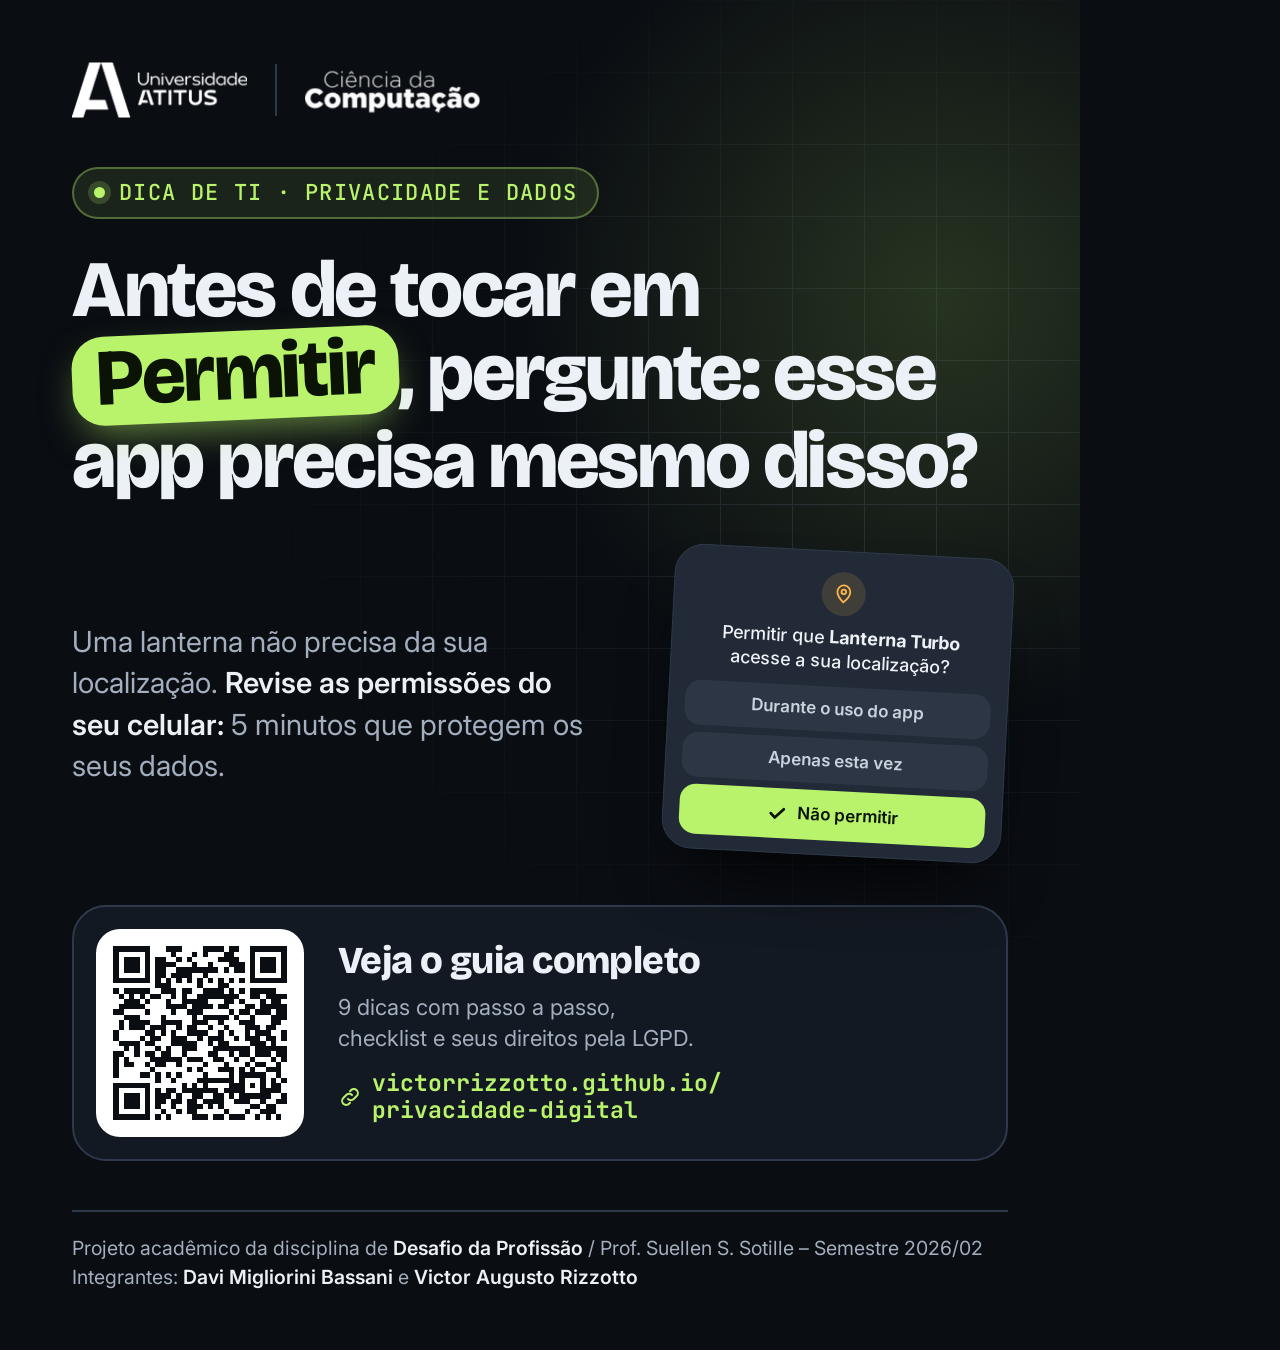
<file: folder/feed.html>
<!doctype html>
<html lang="pt-BR">
<head>
<meta charset="utf-8">
<title>Folder (feed) · Privacidade digital</title>
<link rel="preconnect" href="https://fonts.googleapis.com">
<link rel="preconnect" href="https://fonts.gstatic.com" crossorigin>
<link href="https://fonts.googleapis.com/css2?family=Bricolage+Grotesque:opsz,wght@12..96,700;12..96,800&family=Inter:wght@400;500;600&family=JetBrains+Mono:wght@500;700&display=swap" rel="stylesheet">
<link rel="stylesheet" href="folder.css">
</head>
<body>
<div class="poster feed">
  <div class="logos">
    <img class="atitus" src="../assets/logo-universidade-atitus.png" alt="Universidade Atitus">
    <span class="vsep"></span>
    <img class="curso" src="../assets/logo-ciencia-computacao.png" alt="Ciência da Computação">
  </div>

  <div class="main">
    <span class="eyebrow"><span class="dot"></span>Dica de TI · Privacidade e dados</span>
    <h1>Antes de tocar em <span class="pill">Permitir</span>, pergunte: esse app precisa mesmo disso?</h1>
  </div>

  <div class="mid">
    <p class="sub">Uma lanterna não precisa da sua localização. <strong>Revise as permissões do seu celular:</strong> 5 minutos que protegem os seus dados.</p>
    <div class="sheet">
      <span class="sheet-ico"><svg viewBox="0 0 24 24"><path d="M12 21s-7-6.2-7-11.5A7 7 0 0 1 19 9.5C19 14.8 12 21 12 21z"/><circle cx="12" cy="9.5" r="2.5"/></svg></span>
      <p>Permitir que <b>Lanterna Turbo</b> acesse a sua localização?</p>
      <span class="opt">Durante o uso do app</span>
      <span class="opt">Apenas esta vez</span>
      <span class="opt yes"><svg viewBox="0 0 24 24"><path d="M5 12.5l4.5 4.5L19 7.5"/></svg>Não permitir</span>
    </div>
  </div>

  <div class="qr-panel">
    <div class="qr"><img src="../assets/qrcode.svg" alt="QR Code"></div>
    <div class="qr-text">
      <strong>Veja o guia completo</strong>
      <p>9 dicas com passo a passo, checklist e seus direitos pela LGPD.</p>
      <span class="url"><svg viewBox="0 0 24 24"><path d="M10 14a4 4 0 0 0 5.7 0l3-3a4 4 0 0 0-5.7-5.7l-1 1"/><path d="M14 10a4 4 0 0 0-5.7 0l-3 3a4 4 0 0 0 5.7 5.7l1-1"/></svg>victorrizzotto.github.io/<br>privacidade-digital</span>
    </div>
  </div>

  <div class="credits">
    <p>Projeto acadêmico da disciplina de <strong>Desafio da Profissão</strong> / <span class="nw">Prof. Suellen S. Sotille – Semestre 2026/02</span></p>
    <p>Integrantes: <strong>Davi Migliorini Bassani</strong> e <strong>Victor Augusto Rizzotto</strong></p>
  </div>
</div>
</body>
</html>
</file>
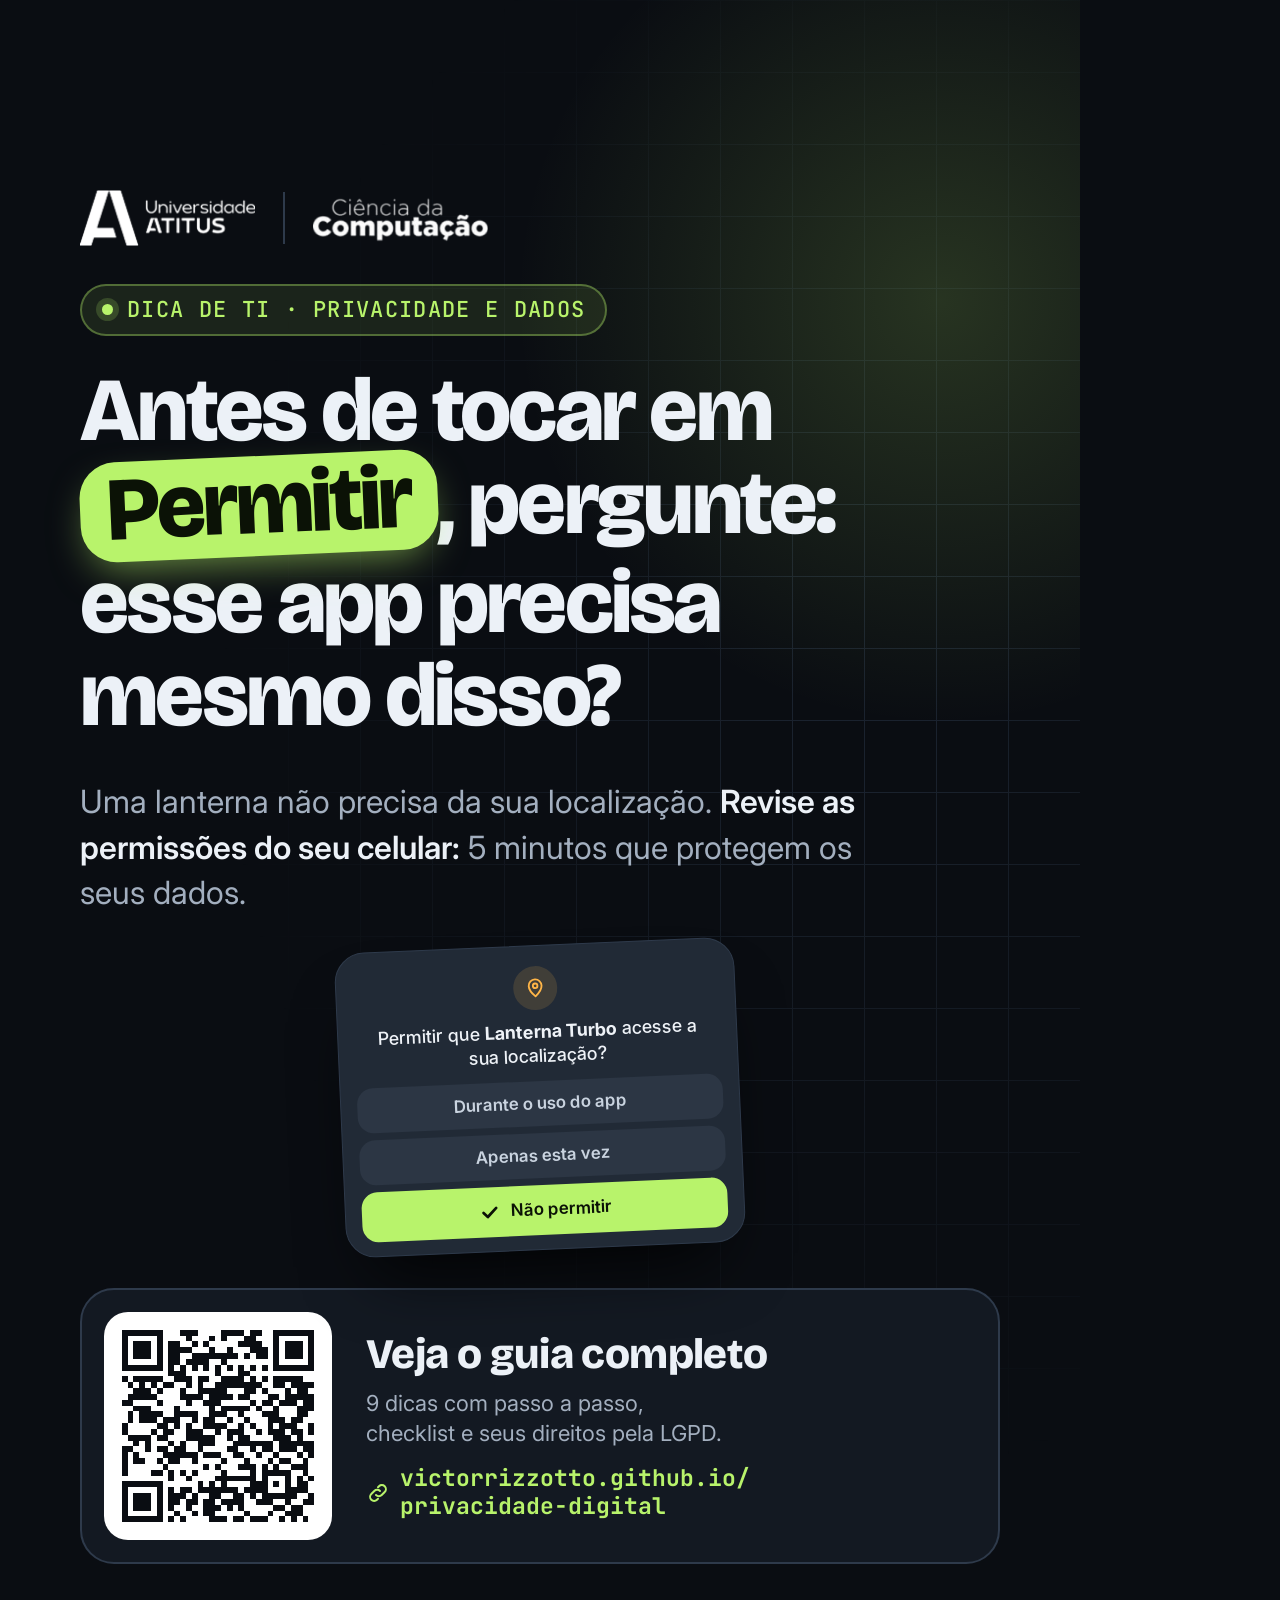
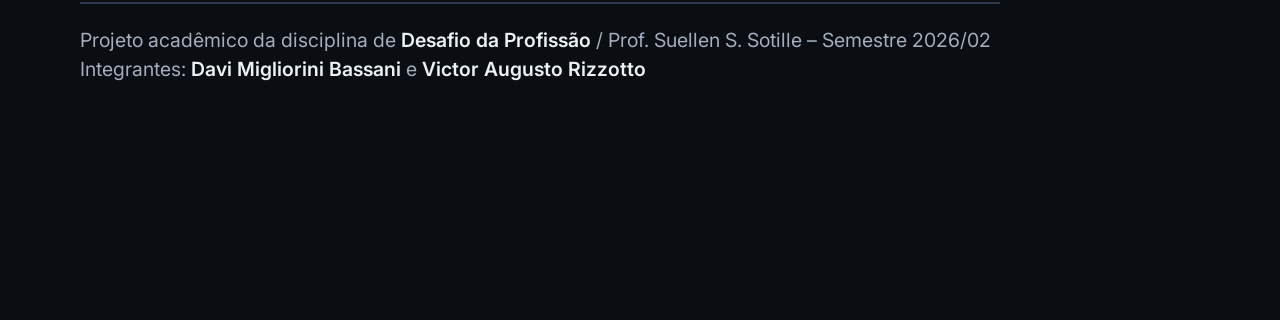
<file: folder/story.html>
<!doctype html>
<html lang="pt-BR">
<head>
<meta charset="utf-8">
<title>Folder (story) · Privacidade digital</title>
<link rel="preconnect" href="https://fonts.googleapis.com">
<link rel="preconnect" href="https://fonts.gstatic.com" crossorigin>
<link href="https://fonts.googleapis.com/css2?family=Bricolage+Grotesque:opsz,wght@12..96,700;12..96,800&family=Inter:wght@400;500;600&family=JetBrains+Mono:wght@500;700&display=swap" rel="stylesheet">
<link rel="stylesheet" href="folder.css">
</head>
<body>
<div class="poster story">
  <div class="logos">
    <img class="atitus" src="../assets/logo-universidade-atitus.png" alt="Universidade Atitus">
    <span class="vsep"></span>
    <img class="curso" src="../assets/logo-ciencia-computacao.png" alt="Ciência da Computação">
  </div>

  <div class="main">
    <span class="eyebrow"><span class="dot"></span>Dica de TI · Privacidade e dados</span>
    <h1>Antes de tocar em <span class="pill">Permitir</span>, pergunte: esse app precisa mesmo disso?</h1>
  </div>

  <div class="mid">
    <p class="sub">Uma lanterna não precisa da sua localização. <strong>Revise as permissões do seu celular:</strong> 5 minutos que protegem os seus dados.</p>
    <div class="sheet">
      <span class="sheet-ico"><svg viewBox="0 0 24 24"><path d="M12 21s-7-6.2-7-11.5A7 7 0 0 1 19 9.5C19 14.8 12 21 12 21z"/><circle cx="12" cy="9.5" r="2.5"/></svg></span>
      <p>Permitir que <b>Lanterna Turbo</b> acesse a sua localização?</p>
      <span class="opt">Durante o uso do app</span>
      <span class="opt">Apenas esta vez</span>
      <span class="opt yes"><svg viewBox="0 0 24 24"><path d="M5 12.5l4.5 4.5L19 7.5"/></svg>Não permitir</span>
    </div>
  </div>

  <div class="qr-panel">
    <div class="qr"><img src="../assets/qrcode.svg" alt="QR Code"></div>
    <div class="qr-text">
      <strong>Veja o guia completo</strong>
      <p>9 dicas com passo a passo, checklist e seus direitos pela LGPD.</p>
      <span class="url"><svg viewBox="0 0 24 24"><path d="M10 14a4 4 0 0 0 5.7 0l3-3a4 4 0 0 0-5.7-5.7l-1 1"/><path d="M14 10a4 4 0 0 0-5.7 0l-3 3a4 4 0 0 0 5.7 5.7l1-1"/></svg>victorrizzotto.github.io/<br>privacidade-digital</span>
    </div>
  </div>

  <div class="credits">
    <p>Projeto acadêmico da disciplina de <strong>Desafio da Profissão</strong> / <span class="nw">Prof. Suellen S. Sotille – Semestre 2026/02</span></p>
    <p>Integrantes: <strong>Davi Migliorini Bassani</strong> e <strong>Victor Augusto Rizzotto</strong></p>
  </div>
</div>
</body>
</html>
</file>
<file: folder/folder.css>
*{box-sizing:border-box;margin:0;padding:0}
:root{
  --bg:#0A0D12; --surface:#131922; --surface-2:#1A222D; --line:#222C3A; --line-2:#2E3A4B;
  --text:#ECF1F7; --muted:#A3AFBF; --dim:#738096;
  --accent:#B8F36B; --accent-ink:#0B1206; --warn:#FFB547;
}
html,body{background:var(--bg)}
body{width:1080px;color:var(--text);font-family:"Inter",system-ui,sans-serif;-webkit-font-smoothing:antialiased}
svg{display:block;fill:none;stroke:currentColor;stroke-width:2;stroke-linecap:round;stroke-linejoin:round}

.poster{position:relative;width:1080px;overflow:hidden;isolation:isolate;display:flex;flex-direction:column;justify-content:space-between;gap:26px}
.nw{white-space:nowrap}
.poster::before{content:"";position:absolute;inset:0;z-index:-2;background-image:linear-gradient(var(--line) 1.5px,transparent 1.5px),linear-gradient(90deg,var(--line) 1.5px,transparent 1.5px);background-size:72px 72px;-webkit-mask-image:radial-gradient(ellipse 85% 60% at 80% 35%,#000 10%,transparent 70%);opacity:.7}
.poster::after{content:"";position:absolute;z-index:-1;width:1000px;height:1000px;right:-360px;top:-200px;background:radial-gradient(circle,rgba(184,243,107,.17),transparent 60%)}

.logos{display:flex;align-items:center;gap:28px}
.logos .atitus{height:56px;width:auto}
.logos .curso{height:47px;width:auto}
.vsep{width:2px;height:52px;background:var(--line-2)}

.eyebrow{display:inline-flex;align-items:center;gap:14px;font:500 22px/1 "JetBrains Mono",monospace;letter-spacing:.06em;text-transform:uppercase;color:var(--accent);padding:13px 20px;border:2px solid rgba(184,243,107,.35);border-radius:999px;background:rgba(184,243,107,.1)}
.eyebrow .dot{width:11px;height:11px;border-radius:50%;background:var(--accent);box-shadow:0 0 0 6px rgba(184,243,107,.18)}

h1{font:800 80px/1.03 "Bricolage Grotesque",sans-serif;letter-spacing:-.03em;margin-top:30px}
.pill{display:inline-block;padding:.01em .3em .07em;border-radius:.4em;background:var(--accent);color:var(--accent-ink);transform:rotate(-2.5deg);box-shadow:0 16px 40px -12px rgba(184,243,107,.6)}

.mid{display:flex;align-items:center;gap:44px}
.sub{text-wrap:pretty;flex:1;font-size:29px;line-height:1.42;color:var(--muted)}
.sub strong{color:var(--text);font-weight:600}

.sheet{flex:none;width:340px;background:#212A36;border:1px solid var(--line-2);border-radius:30px;padding:20px 16px 14px;text-align:center;transform:rotate(3deg);box-shadow:0 40px 70px -30px rgba(0,0,0,.9)}
.sheet-ico{width:44px;height:44px;margin:0 auto 10px;border-radius:50%;background:rgba(255,181,71,.14);color:var(--warn);display:grid;place-items:center}
.sheet-ico svg{width:22px;height:22px}
.sheet p{font:500 18px/1.36 "Inter",sans-serif;margin:0 6px 12px;color:#EEF2F7}
.opt{display:flex;align-items:center;justify-content:center;gap:10px;font:600 17px/1 "Inter",sans-serif;padding:14px 10px;margin-top:7px;border-radius:16px;background:#2C3644;color:#C9D3DF}
.opt.yes{background:var(--accent);color:var(--accent-ink)}
.opt.yes svg{width:22px;height:22px;stroke-width:3}

.qr-panel{display:flex;align-items:center;gap:34px;padding:22px 32px 22px 22px;border-radius:34px;background:var(--surface);border:2px solid var(--line-2)}
.qr{flex:none;background:#fff;border-radius:24px;padding:12px}
.qr img{display:block;width:184px;height:184px}
.qr-text strong{display:block;font:800 38px/1.1 "Bricolage Grotesque",sans-serif;letter-spacing:-.015em;margin-bottom:10px}
.qr-text p{text-wrap:balance;font-size:22px;line-height:1.4;color:var(--muted);margin-bottom:16px}
.url{display:inline-flex;align-items:center;gap:10px;font:700 23px/1.2 "JetBrains Mono",monospace;color:var(--accent)}
.url svg{width:24px;height:24px;flex:none}

.credits{border-top:2px solid var(--line-2);padding-top:22px;font-size:19.5px;line-height:1.5;color:var(--muted)}
.credits strong{color:var(--text);font-weight:600}

/* Feed 1080x1350 */
.feed{height:1350px;padding:62px 72px 58px}

/* Story 1080x1920 (conteúdo dentro da área segura do Instagram) */
.story{height:1920px;padding:190px 80px 236px}
.story .logos{justify-content:flex-start}
.story h1{font-size:90px;margin-top:28px}
.story .mid{flex-direction:column;align-items:stretch;gap:30px}
.story .sub{font-size:32px}
.story .sheet{align-self:center;width:400px;transform:rotate(-2.5deg)}
.story .qr img{width:204px;height:204px}
.story .qr-text strong{font-size:42px}
</file>
